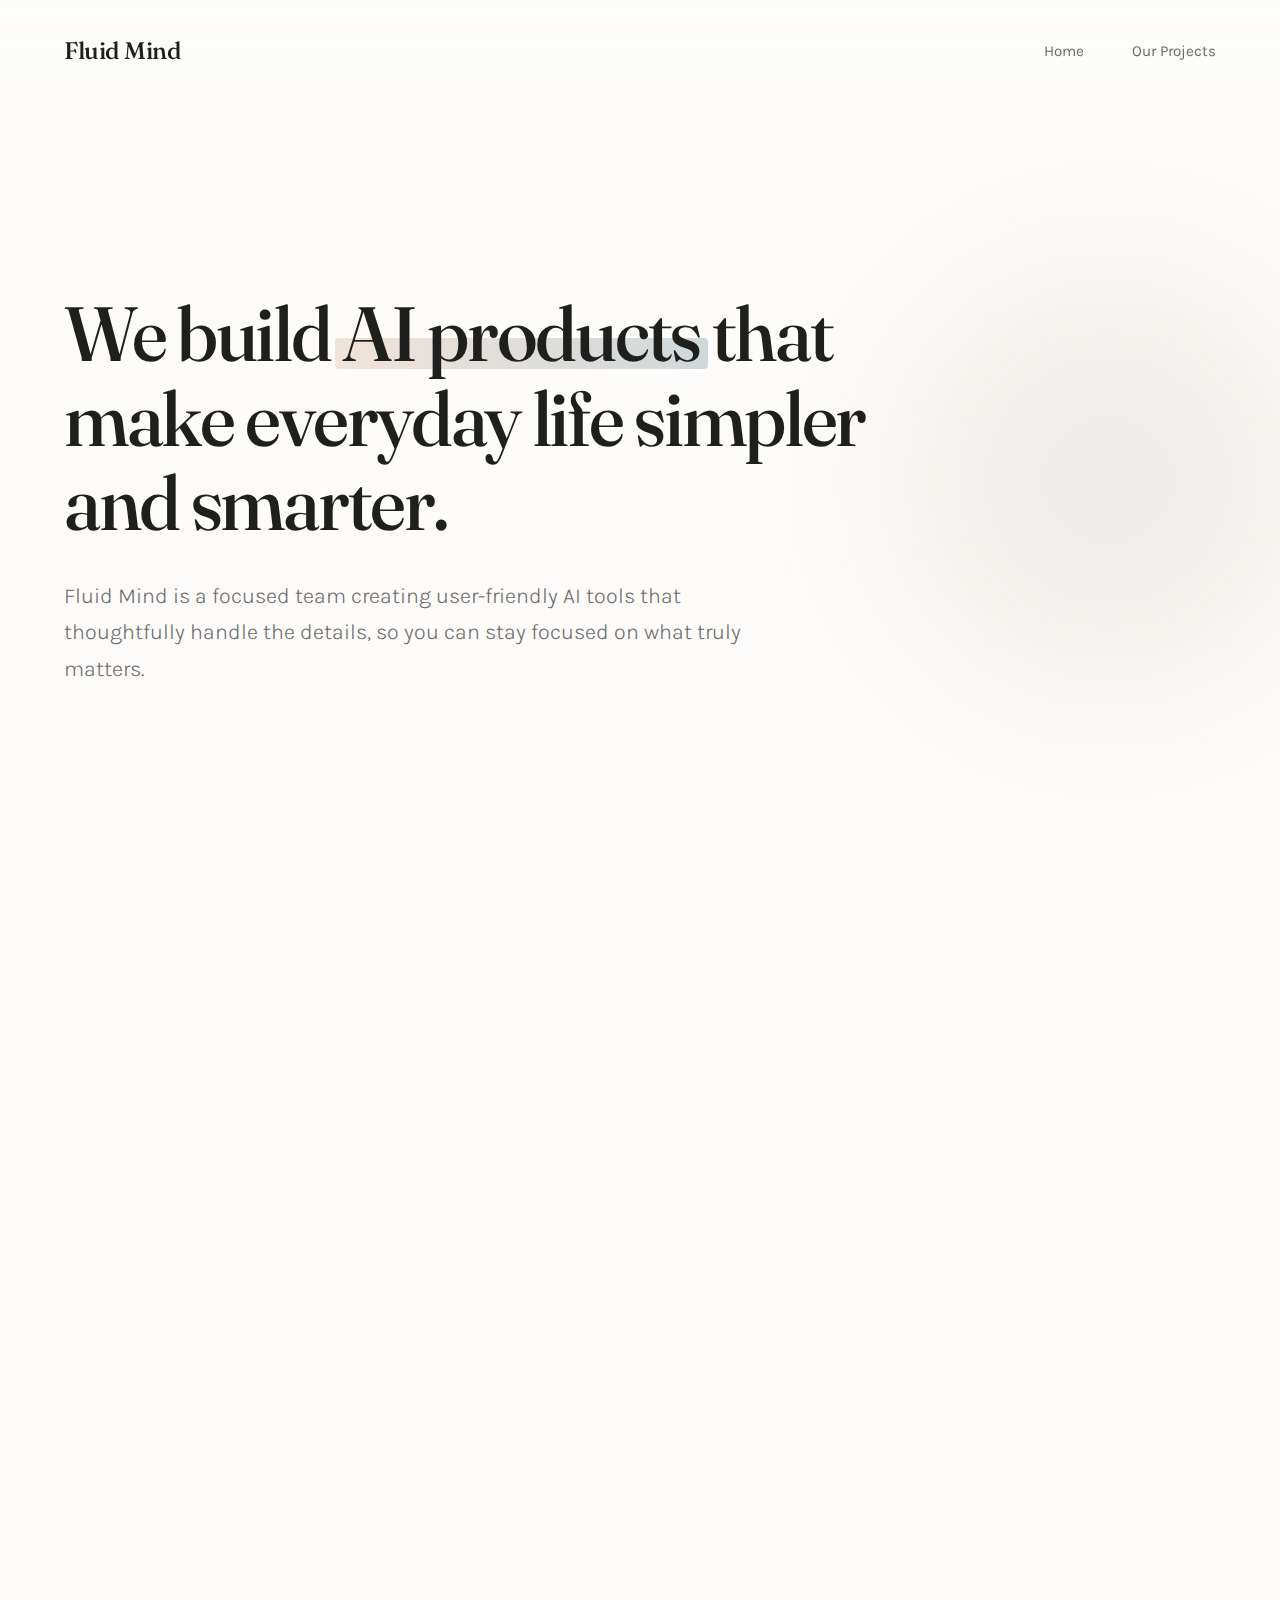
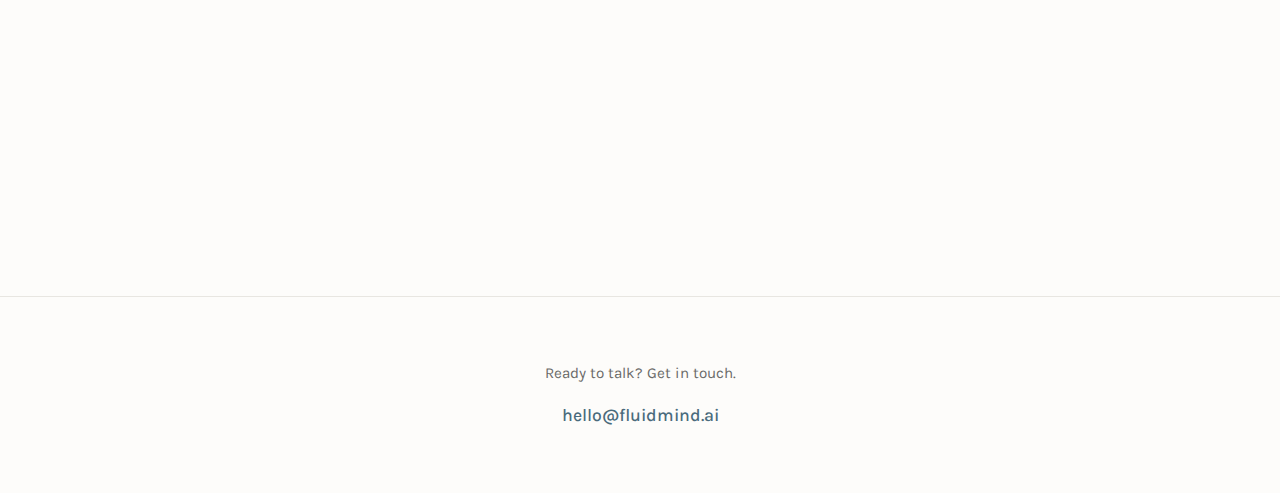
<file: draft-1.html>
<!DOCTYPE html>
<html lang="en">
<head>
    <meta charset="UTF-8">
    <meta name="viewport" content="width=device-width, initial-scale=1.0">
    <title>Fluid Mind — AI-Driven Product Studio</title>
    <link rel="preconnect" href="https://fonts.googleapis.com">
    <link rel="preconnect" href="https://fonts.gstatic.com" crossorigin>
    <link href="https://fonts.googleapis.com/css2?family=Fraunces:ital,opsz,wght@0,9..144,300;0,9..144,500;0,9..144,700;1,9..144,300&family=Karla:wght@300;400;500;600&display=swap" rel="stylesheet">

    <style>
        :root {
            --bg-primary: #FDFCFA;
            --bg-secondary: #F7F5F0;
            --color-primary: #4A6B7C;
            --color-accent: #C8997A;
            --color-text: #1F1F1E;
            --color-text-light: #6A6A68;
            --color-border: #E8E6E1;
            --font-display: 'Fraunces', serif;
            --font-body: 'Karla', sans-serif;
            --ease-fluid: cubic-bezier(0.4, 0.0, 0.2, 1);
            --ease-bounce: cubic-bezier(0.68, -0.55, 0.265, 1.55);
        }

        * {
            margin: 0;
            padding: 0;
            box-sizing: border-box;
        }

        html {
            scroll-behavior: smooth;
        }

        body {
            font-family: var(--font-body);
            background: var(--bg-primary);
            color: var(--color-text);
            line-height: 1.6;
            overflow-x: hidden;
        }

        /* Navigation */
        nav {
            position: fixed;
            top: 0;
            left: 0;
            right: 0;
            z-index: 1000;
            padding: 2rem 4rem;
            display: flex;
            justify-content: space-between;
            align-items: center;
            background: linear-gradient(to bottom, var(--bg-primary), transparent);
            animation: navFadeIn 1s var(--ease-fluid) backwards;
        }

        @keyframes navFadeIn {
            from {
                opacity: 0;
                transform: translateY(-20px);
            }
        }

        .logo {
            font-family: var(--font-display);
            font-size: 1.5rem;
            font-weight: 500;
            color: var(--color-text);
            text-decoration: none;
            letter-spacing: -0.02em;
        }

        .nav-links {
            display: flex;
            gap: 3rem;
            list-style: none;
        }

        .nav-links a {
            color: var(--color-text-light);
            text-decoration: none;
            font-weight: 400;
            font-size: 0.95rem;
            position: relative;
            transition: color 0.3s var(--ease-fluid);
        }

        .nav-links a::after {
            content: '';
            position: absolute;
            bottom: -4px;
            left: 0;
            width: 0;
            height: 2px;
            background: var(--color-primary);
            transition: width 0.3s var(--ease-fluid);
        }

        .nav-links a:hover {
            color: var(--color-primary);
        }

        .nav-links a:hover::after {
            width: 100%;
        }

        /* Page Sections */
        section {
            min-height: 100vh;
            padding: 8rem 4rem 4rem;
            max-width: 1400px;
            margin: 0 auto;
        }

        /* Home Hero */
        .home-hero {
            display: flex;
            flex-direction: column;
            justify-content: center;
            position: relative;
            padding-top: 12rem;
        }

        .hero-content {
            max-width: 900px;
            animation: heroSlideIn 1.2s var(--ease-fluid) 0.3s backwards;
        }

        @keyframes heroSlideIn {
            from {
                opacity: 0;
                transform: translateY(40px);
            }
        }

        .hero-title {
            font-family: var(--font-display);
            font-size: clamp(2.5rem, 6vw, 5rem);
            font-weight: 500;
            line-height: 1.1;
            letter-spacing: -0.03em;
            margin-bottom: 2rem;
            color: var(--color-text);
        }

        .hero-accent {
            position: relative;
            display: inline-block;
        }

        .hero-accent::after {
            content: '';
            position: absolute;
            bottom: 0.1em;
            left: -0.1em;
            right: -0.1em;
            height: 0.4em;
            background: linear-gradient(to right, var(--color-accent), var(--color-primary));
            opacity: 0.25;
            z-index: -1;
            border-radius: 4px;
        }

        .hero-subtitle {
            font-size: clamp(1.1rem, 2vw, 1.35rem);
            color: var(--color-text-light);
            line-height: 1.7;
            max-width: 700px;
            font-weight: 300;
            margin-bottom: 3rem;
        }

        /* Floating gradient blob */
        .gradient-blob {
            position: absolute;
            top: 20%;
            right: -10%;
            width: 600px;
            height: 600px;
            background: radial-gradient(circle,
                rgba(74, 107, 124, 0.15) 0%,
                rgba(200, 153, 122, 0.1) 40%,
                transparent 70%);
            border-radius: 50%;
            filter: blur(80px);
            animation: blobFloat 20s ease-in-out infinite;
            z-index: -1;
        }

        @keyframes blobFloat {
            0%, 100% {
                transform: translate(0, 0) scale(1);
            }
            33% {
                transform: translate(50px, -80px) scale(1.1);
            }
            66% {
                transform: translate(-30px, 60px) scale(0.9);
            }
        }

        /* Who We Are Section */
        .who-we-are {
            display: grid;
            grid-template-columns: 1fr 1fr;
            gap: 6rem;
            align-items: center;
            padding-top: 4rem;
            opacity: 0;
            transform: translateY(30px);
            transition: opacity 1s var(--ease-fluid), transform 1s var(--ease-fluid);
        }

        .who-we-are.visible {
            opacity: 1;
            transform: translateY(0);
        }

        .section-label {
            font-size: 0.85rem;
            text-transform: uppercase;
            letter-spacing: 0.15em;
            color: var(--color-primary);
            margin-bottom: 1.5rem;
            font-weight: 600;
        }

        .who-title {
            font-family: var(--font-display);
            font-size: clamp(2rem, 4vw, 3rem);
            line-height: 1.2;
            margin-bottom: 2rem;
            font-weight: 500;
            letter-spacing: -0.02em;
        }

        .who-text {
            font-size: 1.05rem;
            color: var(--color-text-light);
            line-height: 1.8;
            margin-bottom: 1.5rem;
        }

        .belief-box {
            background: var(--bg-secondary);
            padding: 2.5rem;
            border-radius: 12px;
            border-left: 4px solid var(--color-accent);
            margin-top: 2rem;
        }

        .belief-box p {
            font-size: 1.1rem;
            color: var(--color-text);
            line-height: 1.7;
            font-style: italic;
            font-weight: 300;
        }

        .visual-element {
            position: relative;
            height: 500px;
            border-radius: 16px;
            background: linear-gradient(135deg,
                var(--bg-secondary) 0%,
                rgba(74, 107, 124, 0.08) 100%);
            display: flex;
            align-items: center;
            justify-content: center;
            overflow: hidden;
        }

        .floating-cards {
            position: relative;
            width: 100%;
            height: 100%;
        }

        .mini-card {
            position: absolute;
            background: white;
            border-radius: 8px;
            padding: 1.5rem;
            box-shadow: 0 10px 40px rgba(0, 0, 0, 0.08);
            animation: cardFloat 4s ease-in-out infinite;
        }

        .mini-card:nth-child(1) {
            top: 15%;
            left: 15%;
            width: 140px;
            height: 100px;
            animation-delay: 0s;
        }

        .mini-card:nth-child(2) {
            top: 45%;
            right: 20%;
            width: 160px;
            height: 90px;
            animation-delay: 1s;
        }

        .mini-card:nth-child(3) {
            bottom: 20%;
            left: 25%;
            width: 130px;
            height: 95px;
            animation-delay: 2s;
        }

        @keyframes cardFloat {
            0%, 100% {
                transform: translateY(0) rotate(-2deg);
            }
            50% {
                transform: translateY(-20px) rotate(2deg);
            }
        }

        .card-shimmer {
            width: 60%;
            height: 12px;
            background: var(--bg-secondary);
            border-radius: 4px;
            margin-bottom: 8px;
        }

        .card-shimmer:last-child {
            width: 40%;
        }

        /* Projects Section */
        #projects {
            padding-top: 12rem;
        }

        .projects-header {
            text-align: center;
            margin-bottom: 5rem;
            opacity: 0;
            transform: translateY(30px);
            transition: opacity 1s var(--ease-fluid), transform 1s var(--ease-fluid);
        }

        .projects-header.visible {
            opacity: 1;
            transform: translateY(0);
        }

        .projects-title {
            font-family: var(--font-display);
            font-size: clamp(2.5rem, 5vw, 4rem);
            font-weight: 500;
            margin-bottom: 1.5rem;
            letter-spacing: -0.02em;
        }

        .projects-subtitle {
            font-size: 1.15rem;
            color: var(--color-text-light);
            max-width: 600px;
            margin: 0 auto;
            font-weight: 300;
        }

        .projects-grid {
            display: grid;
            grid-template-columns: repeat(auto-fit, minmax(400px, 1fr));
            gap: 2.5rem;
            margin-top: 4rem;
        }

        .project-card {
            background: white;
            border-radius: 16px;
            padding: 3rem;
            border: 1px solid var(--color-border);
            cursor: pointer;
            position: relative;
            overflow: hidden;
            transition: all 0.4s var(--ease-fluid);
            opacity: 0;
            transform: translateY(40px);
        }

        .project-card.visible {
            opacity: 1;
            transform: translateY(0);
        }

        .project-card::before {
            content: '';
            position: absolute;
            top: 0;
            left: 0;
            width: 100%;
            height: 4px;
            background: linear-gradient(to right, var(--color-primary), var(--color-accent));
            transform: scaleX(0);
            transform-origin: left;
            transition: transform 0.4s var(--ease-fluid);
        }

        .project-card:hover {
            transform: translateY(-8px);
            box-shadow: 0 20px 60px rgba(0, 0, 0, 0.12);
        }

        .project-card:hover::before {
            transform: scaleX(1);
        }

        .project-status {
            display: inline-block;
            font-size: 0.75rem;
            text-transform: uppercase;
            letter-spacing: 0.1em;
            color: var(--color-primary);
            background: rgba(74, 107, 124, 0.1);
            padding: 0.4rem 0.8rem;
            border-radius: 20px;
            margin-bottom: 1.5rem;
            font-weight: 600;
        }

        .project-status.coming-soon {
            color: var(--color-accent);
            background: rgba(200, 153, 122, 0.15);
        }

        .project-name {
            font-family: var(--font-display);
            font-size: 2rem;
            font-weight: 500;
            margin-bottom: 1rem;
            letter-spacing: -0.01em;
        }

        .project-description {
            font-size: 1.05rem;
            color: var(--color-text-light);
            line-height: 1.7;
            margin-bottom: 2rem;
        }

        .project-arrow {
            display: inline-flex;
            align-items: center;
            color: var(--color-primary);
            font-weight: 500;
            font-size: 0.95rem;
            transition: transform 0.3s var(--ease-fluid);
        }

        .project-arrow::after {
            content: '→';
            margin-left: 0.5rem;
            font-size: 1.2rem;
            transition: transform 0.3s var(--ease-fluid);
        }

        .project-card:hover .project-arrow::after {
            transform: translateX(4px);
        }

        /* Footer */
        footer {
            padding: 4rem;
            text-align: center;
            border-top: 1px solid var(--color-border);
            margin-top: 6rem;
        }

        .footer-content {
            max-width: 600px;
            margin: 0 auto;
        }

        .footer-text {
            color: var(--color-text-light);
            margin-bottom: 1rem;
            font-size: 0.95rem;
        }

        .footer-email {
            color: var(--color-primary);
            text-decoration: none;
            font-weight: 500;
            font-size: 1.1rem;
            transition: color 0.3s var(--ease-fluid);
        }

        .footer-email:hover {
            color: var(--color-accent);
        }

        /* Responsive */
        @media (max-width: 968px) {
            nav {
                padding: 1.5rem 2rem;
            }

            section {
                padding: 6rem 2rem 3rem;
            }

            .home-hero {
                padding-top: 8rem;
            }

            .who-we-are {
                grid-template-columns: 1fr;
                gap: 3rem;
            }

            .visual-element {
                height: 350px;
            }

            .projects-grid {
                grid-template-columns: 1fr;
                gap: 2rem;
            }

            .nav-links {
                gap: 1.5rem;
            }
        }

        @media (max-width: 640px) {
            nav {
                padding: 1.5rem;
            }

            section {
                padding: 5rem 1.5rem 2rem;
            }

            .hero-title {
                font-size: 2.5rem;
            }

            .projects-grid {
                grid-template-columns: 1fr;
            }

            .project-card {
                padding: 2rem;
            }
        }

        /* Page visibility control */
        .page {
            display: none;
        }

        .page.active {
            display: block;
        }
    </style>
</head>
<body>
    <nav>
        <a href="#home" class="logo">Fluid Mind</a>
        <ul class="nav-links">
            <li><a href="#home" class="nav-link" data-page="home">Home</a></li>
            <li><a href="#projects" class="nav-link" data-page="projects">Our Projects</a></li>
        </ul>
    </nav>

    <!-- HOME PAGE -->
    <div id="home" class="page active">
        <section class="home-hero">
            <div class="gradient-blob"></div>
            <div class="hero-content">
                <h1 class="hero-title">
                    We build <span class="hero-accent">AI products</span> that make everyday life simpler and smarter.
                </h1>
                <p class="hero-subtitle">
                    Fluid Mind is a focused team creating user-friendly AI tools that thoughtfully handle the details, so you can stay focused on what truly matters.
                </p>
            </div>
        </section>

        <section class="who-we-are" id="who-section">
            <div>
                <div class="section-label">Who We Are</div>
                <h2 class="who-title">Small team. Big impact.</h2>
                <p class="who-text">
                    We're a small, focused product studio that creates AI-driven tools for everyday life and work. Our products help people learn, communicate, make decisions, and enjoy their passions without getting lost in the noise.
                </p>
                <div class="belief-box">
                    <p>
                        AI becomes truly valuable when it thoughtfully handles details in the background, so users can stay focused on what matters most.
                    </p>
                </div>
            </div>

            <div class="visual-element">
                <div class="floating-cards">
                    <div class="mini-card">
                        <div class="card-shimmer"></div>
                        <div class="card-shimmer"></div>
                    </div>
                    <div class="mini-card">
                        <div class="card-shimmer"></div>
                        <div class="card-shimmer"></div>
                    </div>
                    <div class="mini-card">
                        <div class="card-shimmer"></div>
                        <div class="card-shimmer"></div>
                    </div>
                </div>
            </div>
        </section>
    </div>

    <!-- PROJECTS PAGE -->
    <div id="projects" class="page">
        <section>
            <div class="projects-header" id="projects-header">
                <h1 class="projects-title">Our Projects</h1>
                <p class="projects-subtitle">
                    Smart tools designed to help you work better, learn faster, and enjoy more.
                </p>
            </div>

            <div class="projects-grid">
                <div class="project-card" data-project="lawyernet">
                    <span class="project-status">Live</span>
                    <h3 class="project-name">LawyerNet</h3>
                    <p class="project-description">
                        Smarter legal recruiting through natural-language search and structured insights.
                    </p>
                    <span class="project-arrow">Learn more</span>
                </div>

                <div class="project-card" data-project="notonote">
                    <span class="project-status">Live</span>
                    <h3 class="project-name">NotoNote</h3>
                    <p class="project-description">
                        A note-taking sidekick that understands your meetings and helps you follow through.
                    </p>
                    <span class="project-arrow">Learn more</span>
                </div>

                <div class="project-card" data-project="winepro">
                    <span class="project-status">Live</span>
                    <h3 class="project-name">WinePro</h3>
                    <p class="project-description">
                        Your pocket sommelier: wine discovery, learning, and pairing made effortless.
                    </p>
                    <span class="project-arrow">Learn more</span>
                </div>

                <div class="project-card" data-project="whiskypro">
                    <span class="project-status coming-soon">Coming Soon</span>
                    <h3 class="project-name">WhiskyPro</h3>
                    <p class="project-description">
                        A new way to explore, learn, and enjoy whisky.
                    </p>
                    <span class="project-arrow">Coming soon</span>
                </div>
            </div>
        </section>
    </div>

    <footer>
        <div class="footer-content">
            <p class="footer-text">Ready to talk? Get in touch.</p>
            <a href="mailto:hello@fluidmind.ai" class="footer-email">hello@fluidmind.ai</a>
        </div>
    </footer>

    <script>
        // Smooth page navigation
        const navLinks = document.querySelectorAll('.nav-link');
        const pages = document.querySelectorAll('.page');

        navLinks.forEach(link => {
            link.addEventListener('click', (e) => {
                e.preventDefault();
                const targetPage = link.getAttribute('data-page');

                // Hide all pages
                pages.forEach(page => page.classList.remove('active'));

                // Show target page
                document.getElementById(targetPage).classList.add('active');

                // Scroll to top
                window.scrollTo({ top: 0, behavior: 'smooth' });

                // Trigger animations
                if (targetPage === 'projects') {
                    setTimeout(() => {
                        const header = document.getElementById('projects-header');
                        const cards = document.querySelectorAll('.project-card');

                        header.classList.add('visible');

                        cards.forEach((card, index) => {
                            setTimeout(() => {
                                card.classList.add('visible');
                            }, 150 * index);
                        });
                    }, 100);
                }
            });
        });

        // Intersection Observer for scroll animations
        const observerOptions = {
            threshold: 0.2,
            rootMargin: '0px 0px -100px 0px'
        };

        const observer = new IntersectionObserver((entries) => {
            entries.forEach(entry => {
                if (entry.isIntersecting) {
                    entry.target.classList.add('visible');
                }
            });
        }, observerOptions);

        // Observe who-we-are section
        const whoSection = document.getElementById('who-section');
        if (whoSection) {
            observer.observe(whoSection);
        }

        // Project card click handlers (placeholder)
        const projectCards = document.querySelectorAll('.project-card');
        projectCards.forEach(card => {
            card.addEventListener('click', () => {
                const project = card.getAttribute('data-project');
                console.log(`Clicked on ${project}`);
                // TODO: Add modal or navigation to project detail page
                alert(`${project} details coming soon!`);
            });
        });

        // Initial load animations for projects page if directly accessed
        if (window.location.hash === '#projects') {
            pages.forEach(page => page.classList.remove('active'));
            document.getElementById('projects').classList.add('active');

            setTimeout(() => {
                const header = document.getElementById('projects-header');
                const cards = document.querySelectorAll('.project-card');

                header.classList.add('visible');

                cards.forEach((card, index) => {
                    setTimeout(() => {
                        card.classList.add('visible');
                    }, 150 * index);
                });
            }, 100);
        }
    </script>
</body>
</html>
</file>
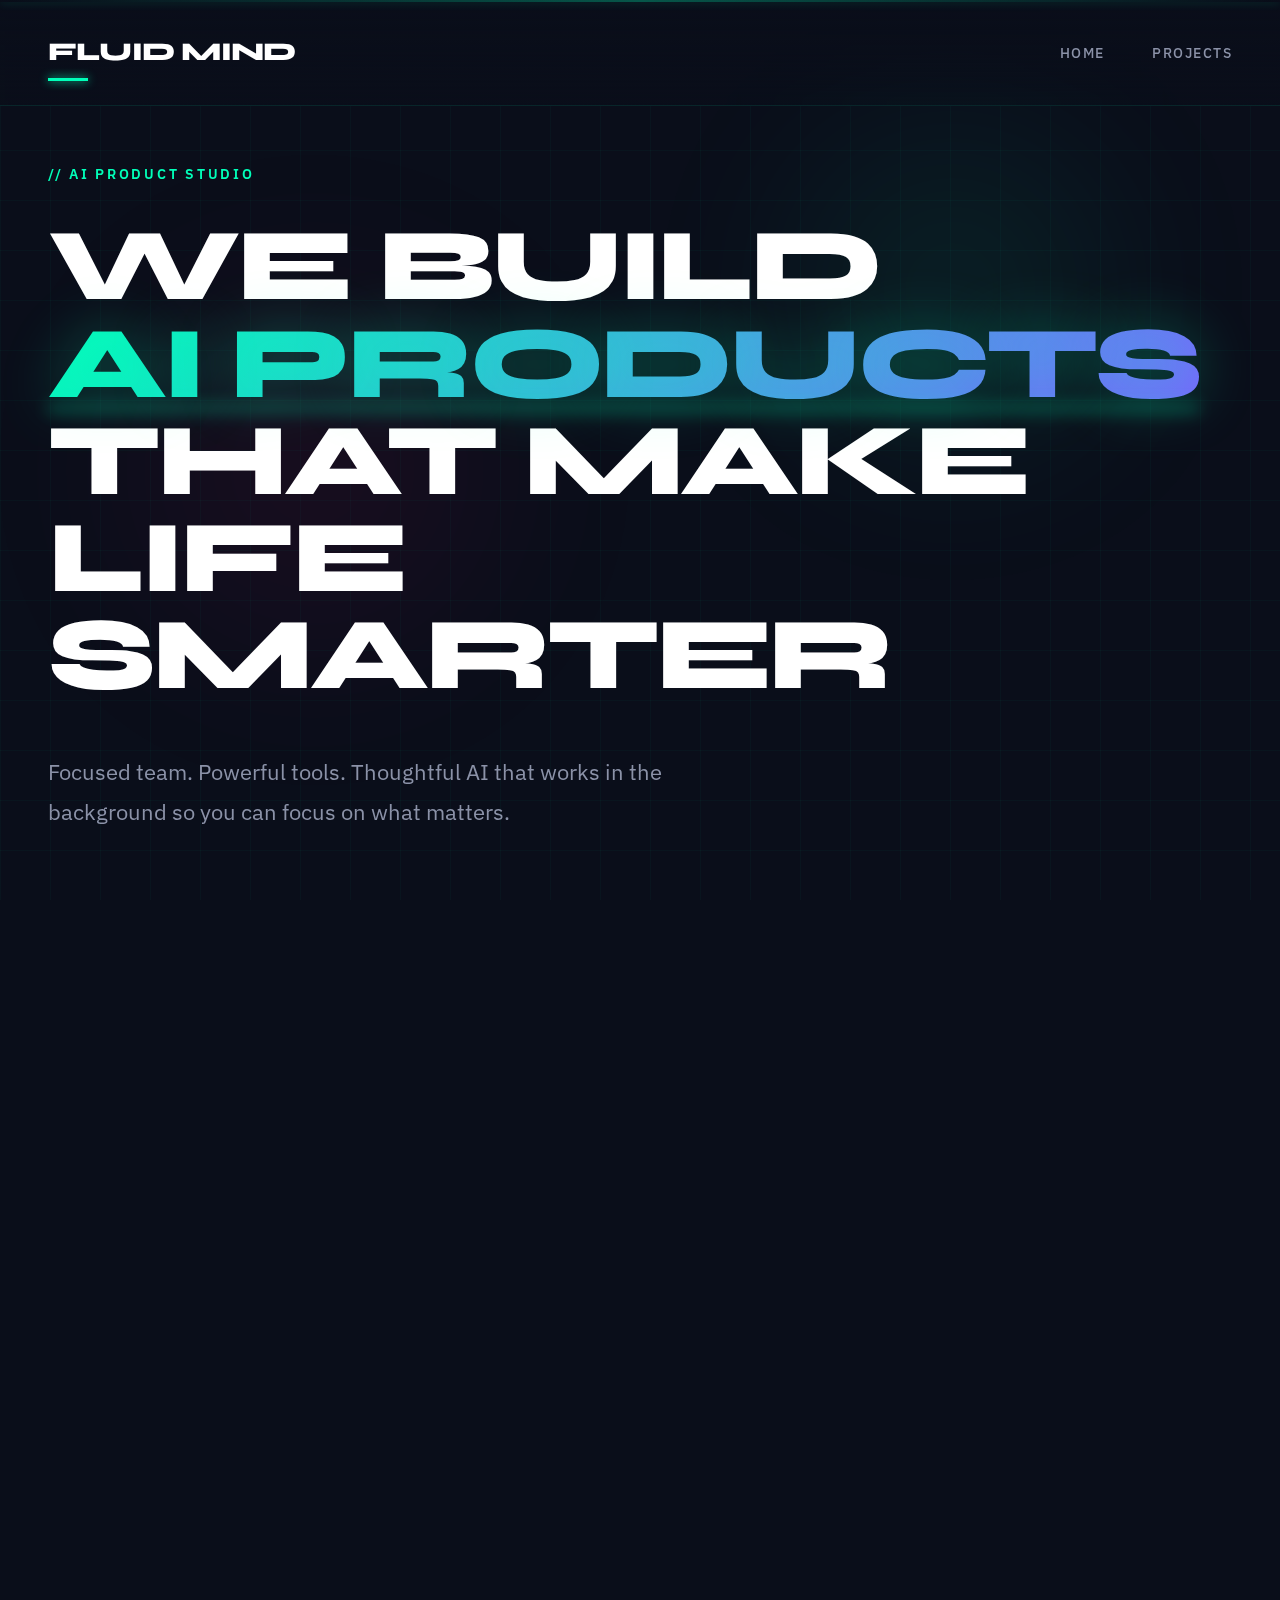
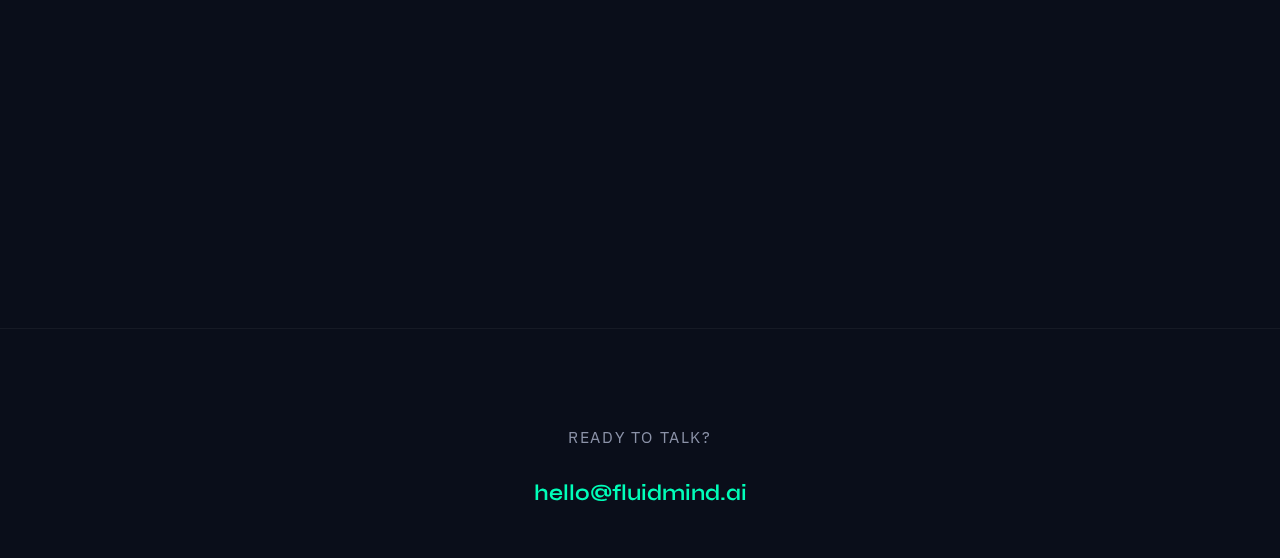
<file: draft-2.html>
<!DOCTYPE html>
<html lang="en">
<head>
    <meta charset="UTF-8">
    <meta name="viewport" content="width=device-width, initial-scale=1.0">
    <title>Fluid Mind — AI-Driven Product Studio</title>
    <link rel="preconnect" href="https://fonts.googleapis.com">
    <link rel="preconnect" href="https://fonts.gstatic.com" crossorigin>
    <link href="https://fonts.googleapis.com/css2?family=Syne:wght@400;600;700;800&family=IBM+Plex+Sans:wght@300;400;500;600&display=swap" rel="stylesheet">

    <style>
        :root {
            --bg-primary: #0A0E1A;
            --bg-secondary: #151922;
            --bg-card: #1A1F2E;
            --color-primary: #00FFB9;
            --color-accent: #FF0080;
            --color-secondary: #7B61FF;
            --color-text: #FFFFFF;
            --color-text-dim: #8B92A8;
            --font-display: 'Syne', sans-serif;
            --font-body: 'IBM Plex Sans', sans-serif;
        }

        * {
            margin: 0;
            padding: 0;
            box-sizing: border-box;
        }

        html {
            scroll-behavior: smooth;
        }

        body {
            font-family: var(--font-body);
            background: var(--bg-primary);
            color: var(--color-text);
            line-height: 1.6;
            overflow-x: hidden;
            position: relative;
        }

        /* Animated grid background */
        body::before {
            content: '';
            position: fixed;
            top: 0;
            left: 0;
            width: 100%;
            height: 100%;
            background-image:
                linear-gradient(rgba(0, 255, 185, 0.03) 1px, transparent 1px),
                linear-gradient(90deg, rgba(0, 255, 185, 0.03) 1px, transparent 1px);
            background-size: 50px 50px;
            z-index: 0;
            pointer-events: none;
            animation: gridPulse 4s ease-in-out infinite;
        }

        @keyframes gridPulse {
            0%, 100% { opacity: 1; }
            50% { opacity: 0.5; }
        }

        /* Navigation */
        nav {
            position: fixed;
            top: 0;
            left: 0;
            right: 0;
            z-index: 1000;
            padding: 1.5rem 3rem;
            display: flex;
            justify-content: space-between;
            align-items: center;
            background: linear-gradient(to bottom,
                rgba(10, 14, 26, 0.95),
                rgba(10, 14, 26, 0.7),
                transparent);
            backdrop-filter: blur(10px);
            border-bottom: 1px solid rgba(0, 255, 185, 0.1);
        }

        .logo {
            font-family: var(--font-display);
            font-size: 1.6rem;
            font-weight: 800;
            color: var(--color-text);
            text-decoration: none;
            letter-spacing: -0.03em;
            text-transform: uppercase;
            position: relative;
            padding: 0.5rem 0;
        }

        .logo::after {
            content: '';
            position: absolute;
            bottom: 0;
            left: 0;
            width: 40px;
            height: 3px;
            background: var(--color-primary);
            box-shadow: 0 0 10px var(--color-primary);
        }

        .nav-links {
            display: flex;
            gap: 3rem;
            list-style: none;
        }

        .nav-links a {
            color: var(--color-text-dim);
            text-decoration: none;
            font-weight: 500;
            font-size: 0.9rem;
            text-transform: uppercase;
            letter-spacing: 0.1em;
            position: relative;
            transition: all 0.2s ease;
        }

        .nav-links a::before {
            content: '/';
            position: absolute;
            left: -1rem;
            color: var(--color-primary);
            opacity: 0;
            transition: opacity 0.2s ease;
        }

        .nav-links a:hover {
            color: var(--color-primary);
            text-shadow: 0 0 20px rgba(0, 255, 185, 0.5);
        }

        .nav-links a:hover::before {
            opacity: 1;
        }

        /* Page Sections */
        section {
            min-height: 100vh;
            padding: 8rem 3rem 4rem;
            max-width: 1600px;
            margin: 0 auto;
            position: relative;
            z-index: 1;
        }

        /* Home Hero */
        .home-hero {
            display: flex;
            flex-direction: column;
            justify-content: center;
            padding-top: 10rem;
            position: relative;
        }

        .hero-label {
            font-size: 0.85rem;
            text-transform: uppercase;
            letter-spacing: 0.2em;
            color: var(--color-primary);
            margin-bottom: 2rem;
            font-weight: 600;
            display: inline-block;
            animation: slideInLeft 0.8s cubic-bezier(0.16, 1, 0.3, 1) backwards;
        }

        @keyframes slideInLeft {
            from {
                opacity: 0;
                transform: translateX(-30px);
            }
        }

        .hero-title {
            font-family: var(--font-display);
            font-size: clamp(3rem, 8vw, 7rem);
            font-weight: 800;
            line-height: 0.95;
            letter-spacing: -0.04em;
            margin-bottom: 3rem;
            text-transform: uppercase;
            max-width: 1200px;
            animation: slideInUp 1s cubic-bezier(0.16, 1, 0.3, 1) 0.2s backwards;
        }

        @keyframes slideInUp {
            from {
                opacity: 0;
                transform: translateY(50px);
            }
        }

        .hero-accent {
            background: linear-gradient(135deg, var(--color-primary), var(--color-secondary));
            -webkit-background-clip: text;
            -webkit-text-fill-color: transparent;
            background-clip: text;
            position: relative;
            display: inline-block;
            text-shadow: 0 0 60px rgba(0, 255, 185, 0.3);
        }

        .hero-accent::after {
            content: '';
            position: absolute;
            bottom: 0;
            left: 0;
            right: 0;
            height: 8px;
            background: var(--color-primary);
            opacity: 0.3;
            filter: blur(8px);
        }

        .hero-subtitle {
            font-size: clamp(1.1rem, 2vw, 1.4rem);
            color: var(--color-text-dim);
            line-height: 1.8;
            max-width: 700px;
            font-weight: 400;
            animation: fadeIn 1s ease 0.6s backwards;
        }

        @keyframes fadeIn {
            from {
                opacity: 0;
            }
        }

        /* Glowing orbs */
        .glow-orb {
            position: absolute;
            border-radius: 50%;
            filter: blur(100px);
            pointer-events: none;
            z-index: -1;
            animation: orbFloat 8s ease-in-out infinite;
        }

        .glow-orb-1 {
            top: 10%;
            right: 10%;
            width: 400px;
            height: 400px;
            background: radial-gradient(circle, var(--color-primary) 0%, transparent 70%);
            opacity: 0.15;
            animation-delay: 0s;
        }

        .glow-orb-2 {
            bottom: 20%;
            left: 5%;
            width: 500px;
            height: 500px;
            background: radial-gradient(circle, var(--color-accent) 0%, transparent 70%);
            opacity: 0.1;
            animation-delay: 2s;
        }

        @keyframes orbFloat {
            0%, 100% {
                transform: translate(0, 0) scale(1);
            }
            33% {
                transform: translate(30px, -50px) scale(1.1);
            }
            66% {
                transform: translate(-30px, 30px) scale(0.9);
            }
        }

        /* Who We Are Section */
        .who-we-are {
            display: grid;
            grid-template-columns: 1fr 1fr;
            gap: 6rem;
            align-items: center;
            padding-top: 6rem;
            opacity: 0;
            transform: translateY(50px);
            transition: opacity 1s ease, transform 1s ease;
        }

        .who-we-are.visible {
            opacity: 1;
            transform: translateY(0);
        }

        .who-content {
            position: relative;
        }

        .section-number {
            font-family: var(--font-display);
            font-size: 8rem;
            font-weight: 800;
            color: var(--color-primary);
            opacity: 0.1;
            position: absolute;
            top: -4rem;
            left: -2rem;
            line-height: 1;
            z-index: -1;
        }

        .section-label {
            font-size: 0.8rem;
            text-transform: uppercase;
            letter-spacing: 0.2em;
            color: var(--color-primary);
            margin-bottom: 2rem;
            font-weight: 600;
        }

        .who-title {
            font-family: var(--font-display);
            font-size: clamp(2.5rem, 4vw, 4rem);
            line-height: 1.1;
            margin-bottom: 2rem;
            font-weight: 700;
            letter-spacing: -0.03em;
        }

        .who-text {
            font-size: 1.05rem;
            color: var(--color-text-dim);
            line-height: 1.8;
            margin-bottom: 2rem;
        }

        .belief-box {
            background: var(--bg-card);
            padding: 2.5rem;
            border-left: 4px solid var(--color-primary);
            margin-top: 2rem;
            position: relative;
            overflow: hidden;
        }

        .belief-box::before {
            content: '"';
            font-family: var(--font-display);
            font-size: 10rem;
            position: absolute;
            top: -2rem;
            right: 1rem;
            color: var(--color-primary);
            opacity: 0.05;
            font-weight: 800;
        }

        .belief-box p {
            font-size: 1.15rem;
            color: var(--color-text);
            line-height: 1.7;
            font-weight: 300;
            position: relative;
        }

        /* Visual element - geometric cards */
        .visual-element {
            position: relative;
            height: 600px;
        }

        .floating-shape {
            position: absolute;
            background: var(--bg-card);
            border: 2px solid rgba(0, 255, 185, 0.2);
            box-shadow: 0 20px 60px rgba(0, 0, 0, 0.5),
                        inset 0 0 30px rgba(0, 255, 185, 0.05);
            animation: shapeFloat 6s ease-in-out infinite;
        }

        .floating-shape:nth-child(1) {
            top: 10%;
            left: 10%;
            width: 200px;
            height: 200px;
            transform: rotate(-15deg);
            animation-delay: 0s;
        }

        .floating-shape:nth-child(2) {
            top: 40%;
            right: 15%;
            width: 180px;
            height: 180px;
            transform: rotate(25deg);
            animation-delay: 1.5s;
            border-color: rgba(255, 0, 128, 0.2);
            box-shadow: 0 20px 60px rgba(0, 0, 0, 0.5),
                        inset 0 0 30px rgba(255, 0, 128, 0.05);
        }

        .floating-shape:nth-child(3) {
            bottom: 15%;
            left: 20%;
            width: 160px;
            height: 160px;
            transform: rotate(10deg);
            animation-delay: 3s;
            border-color: rgba(123, 97, 255, 0.2);
            box-shadow: 0 20px 60px rgba(0, 0, 0, 0.5),
                        inset 0 0 30px rgba(123, 97, 255, 0.05);
        }

        @keyframes shapeFloat {
            0%, 100% {
                transform: translateY(0) rotate(-15deg);
            }
            50% {
                transform: translateY(-30px) rotate(15deg);
            }
        }

        .shape-line {
            position: absolute;
            width: 2px;
            height: 80px;
            background: linear-gradient(to bottom, var(--color-primary), transparent);
        }

        /* Projects Section */
        #projects {
            padding-top: 12rem;
        }

        .projects-header {
            margin-bottom: 6rem;
            opacity: 0;
            transform: translateY(50px);
            transition: opacity 1s ease, transform 1s ease;
        }

        .projects-header.visible {
            opacity: 1;
            transform: translateY(0);
        }

        .projects-label {
            font-size: 0.8rem;
            text-transform: uppercase;
            letter-spacing: 0.2em;
            color: var(--color-primary);
            margin-bottom: 2rem;
            font-weight: 600;
        }

        .projects-title {
            font-family: var(--font-display);
            font-size: clamp(3rem, 6vw, 6rem);
            font-weight: 800;
            margin-bottom: 1.5rem;
            letter-spacing: -0.03em;
            text-transform: uppercase;
            line-height: 0.95;
        }

        .projects-subtitle {
            font-size: 1.2rem;
            color: var(--color-text-dim);
            max-width: 700px;
        }

        .projects-grid {
            display: grid;
            grid-template-columns: repeat(2, 1fr);
            gap: 2rem;
            margin-top: 4rem;
        }

        .project-card {
            background: var(--bg-card);
            border: 2px solid rgba(255, 255, 255, 0.05);
            padding: 3rem;
            position: relative;
            overflow: hidden;
            cursor: pointer;
            transition: all 0.3s ease;
            opacity: 0;
            transform: translateY(50px) rotate(0deg);
        }

        .project-card.visible {
            opacity: 1;
            transform: translateY(0) rotate(0deg);
        }

        .project-card::before {
            content: '';
            position: absolute;
            top: 0;
            left: 0;
            width: 100%;
            height: 100%;
            background: linear-gradient(135deg,
                rgba(0, 255, 185, 0.05) 0%,
                transparent 50%);
            opacity: 0;
            transition: opacity 0.3s ease;
        }

        .project-card:hover {
            border-color: var(--color-primary);
            transform: translateY(-8px) rotate(-1deg);
            box-shadow: 0 30px 80px rgba(0, 0, 0, 0.6),
                        0 0 40px rgba(0, 255, 185, 0.1);
        }

        .project-card:hover::before {
            opacity: 1;
        }

        .project-card:nth-child(2):hover,
        .project-card:nth-child(4):hover {
            transform: translateY(-8px) rotate(1deg);
        }

        .project-number {
            font-family: var(--font-display);
            font-size: 4rem;
            font-weight: 800;
            color: var(--color-primary);
            opacity: 0.1;
            position: absolute;
            top: 1rem;
            right: 2rem;
            line-height: 1;
        }

        .project-status {
            display: inline-block;
            font-size: 0.7rem;
            text-transform: uppercase;
            letter-spacing: 0.15em;
            color: var(--color-primary);
            border: 1px solid var(--color-primary);
            padding: 0.5rem 1rem;
            margin-bottom: 2rem;
            font-weight: 600;
            position: relative;
            z-index: 1;
        }

        .project-status.coming-soon {
            color: var(--color-accent);
            border-color: var(--color-accent);
        }

        .project-name {
            font-family: var(--font-display);
            font-size: 2.5rem;
            font-weight: 700;
            margin-bottom: 1rem;
            letter-spacing: -0.02em;
            position: relative;
            z-index: 1;
        }

        .project-description {
            font-size: 1rem;
            color: var(--color-text-dim);
            line-height: 1.7;
            margin-bottom: 2rem;
            position: relative;
            z-index: 1;
        }

        .project-arrow {
            display: inline-flex;
            align-items: center;
            color: var(--color-primary);
            font-weight: 600;
            font-size: 0.85rem;
            text-transform: uppercase;
            letter-spacing: 0.1em;
            position: relative;
            z-index: 1;
            transition: all 0.3s ease;
        }

        .project-arrow::after {
            content: '→';
            margin-left: 0.5rem;
            font-size: 1.2rem;
            transition: transform 0.3s ease;
        }

        .project-card:hover .project-arrow {
            text-shadow: 0 0 20px rgba(0, 255, 185, 0.5);
        }

        .project-card:hover .project-arrow::after {
            transform: translateX(8px);
        }

        /* Footer */
        footer {
            padding: 6rem 3rem 3rem;
            text-align: center;
            border-top: 1px solid rgba(255, 255, 255, 0.05);
            margin-top: 8rem;
            position: relative;
            z-index: 1;
        }

        .footer-content {
            max-width: 600px;
            margin: 0 auto;
        }

        .footer-text {
            color: var(--color-text-dim);
            margin-bottom: 1.5rem;
            font-size: 1rem;
            text-transform: uppercase;
            letter-spacing: 0.1em;
        }

        .footer-email {
            color: var(--color-primary);
            text-decoration: none;
            font-weight: 600;
            font-size: 1.4rem;
            transition: all 0.3s ease;
            font-family: var(--font-display);
        }

        .footer-email:hover {
            text-shadow: 0 0 20px rgba(0, 255, 185, 0.5);
        }

        /* Responsive */
        @media (max-width: 968px) {
            nav {
                padding: 1.5rem 2rem;
            }

            section {
                padding: 6rem 2rem 3rem;
            }

            .home-hero {
                padding-top: 8rem;
            }

            .hero-title {
                font-size: 3rem;
            }

            .who-we-are {
                grid-template-columns: 1fr;
                gap: 4rem;
            }

            .visual-element {
                height: 400px;
            }

            .projects-grid {
                grid-template-columns: 1fr;
                gap: 2rem;
            }

            .section-number {
                font-size: 5rem;
                top: -2rem;
            }
        }

        @media (max-width: 640px) {
            nav {
                padding: 1rem 1.5rem;
            }

            .nav-links {
                gap: 1.5rem;
            }

            section {
                padding: 5rem 1.5rem 2rem;
            }

            .hero-title {
                font-size: 2.5rem;
            }

            .project-card {
                padding: 2rem;
            }

            .project-number {
                font-size: 3rem;
            }
        }

        /* Page visibility control */
        .page {
            display: none;
        }

        .page.active {
            display: block;
        }

        /* Scan line effect */
        .scan-line {
            position: fixed;
            top: 0;
            left: 0;
            width: 100%;
            height: 2px;
            background: linear-gradient(to right,
                transparent,
                var(--color-primary),
                transparent);
            box-shadow: 0 0 10px var(--color-primary);
            opacity: 0.3;
            animation: scan 8s linear infinite;
            pointer-events: none;
            z-index: 9999;
        }

        @keyframes scan {
            0% {
                transform: translateY(0);
            }
            100% {
                transform: translateY(100vh);
            }
        }
    </style>
</head>
<body>
    <div class="scan-line"></div>

    <nav>
        <a href="#home" class="logo">Fluid Mind</a>
        <ul class="nav-links">
            <li><a href="#home" class="nav-link" data-page="home">Home</a></li>
            <li><a href="#projects" class="nav-link" data-page="projects">Projects</a></li>
        </ul>
    </nav>

    <!-- HOME PAGE -->
    <div id="home" class="page active">
        <section class="home-hero">
            <div class="glow-orb glow-orb-1"></div>
            <div class="glow-orb glow-orb-2"></div>

            <div class="hero-label">// AI Product Studio</div>
            <h1 class="hero-title">
                We Build <span class="hero-accent">AI Products</span> That Make Life Smarter
            </h1>
            <p class="hero-subtitle">
                Focused team. Powerful tools. Thoughtful AI that works in the background so you can focus on what matters.
            </p>
        </section>

        <section class="who-we-are" id="who-section">
            <div class="who-content">
                <div class="section-number">01</div>
                <div class="section-label">// Who We Are</div>
                <h2 class="who-title">Small Team.<br>Big Impact.</h2>
                <p class="who-text">
                    We're a small, focused product studio that creates AI-driven tools for everyday life and work. Our products help people learn, communicate, make decisions, and enjoy their passions without getting lost in the noise.
                </p>
                <div class="belief-box">
                    <p>
                        AI becomes truly valuable when it thoughtfully handles details in the background, so users can stay focused on what matters most.
                    </p>
                </div>
            </div>

            <div class="visual-element">
                <div class="floating-shape"></div>
                <div class="floating-shape"></div>
                <div class="floating-shape"></div>
            </div>
        </section>
    </div>

    <!-- PROJECTS PAGE -->
    <div id="projects" class="page">
        <section>
            <div class="projects-header" id="projects-header">
                <div class="projects-label">// Our Work</div>
                <h1 class="projects-title">Our Projects</h1>
                <p class="projects-subtitle">
                    Smart tools designed to help you work better, learn faster, and enjoy more.
                </p>
            </div>

            <div class="projects-grid">
                <div class="project-card" data-project="lawyernet">
                    <div class="project-number">01</div>
                    <span class="project-status">Live</span>
                    <h3 class="project-name">LawyerNet</h3>
                    <p class="project-description">
                        Smarter legal recruiting through natural-language search and structured insights.
                    </p>
                    <span class="project-arrow">Explore</span>
                </div>

                <div class="project-card" data-project="notonote">
                    <div class="project-number">02</div>
                    <span class="project-status">Live</span>
                    <h3 class="project-name">NotoNote</h3>
                    <p class="project-description">
                        A note-taking sidekick that understands your meetings and helps you follow through.
                    </p>
                    <span class="project-arrow">Explore</span>
                </div>

                <div class="project-card" data-project="winepro">
                    <div class="project-number">03</div>
                    <span class="project-status">Live</span>
                    <h3 class="project-name">WinePro</h3>
                    <p class="project-description">
                        Your pocket sommelier: wine discovery, learning, and pairing made effortless.
                    </p>
                    <span class="project-arrow">Explore</span>
                </div>

                <div class="project-card" data-project="whiskypro">
                    <div class="project-number">04</div>
                    <span class="project-status coming-soon">Coming Soon</span>
                    <h3 class="project-name">WhiskyPro</h3>
                    <p class="project-description">
                        A new way to explore, learn, and enjoy whisky.
                    </p>
                    <span class="project-arrow">Coming Soon</span>
                </div>
            </div>
        </section>
    </div>

    <footer>
        <div class="footer-content">
            <p class="footer-text">Ready to Talk?</p>
            <a href="mailto:hello@fluidmind.ai" class="footer-email">hello@fluidmind.ai</a>
        </div>
    </footer>

    <script>
        // Smooth page navigation
        const navLinks = document.querySelectorAll('.nav-link');
        const pages = document.querySelectorAll('.page');

        navLinks.forEach(link => {
            link.addEventListener('click', (e) => {
                e.preventDefault();
                const targetPage = link.getAttribute('data-page');

                pages.forEach(page => page.classList.remove('active'));
                document.getElementById(targetPage).classList.add('active');

                window.scrollTo({ top: 0, behavior: 'smooth' });

                if (targetPage === 'projects') {
                    setTimeout(() => {
                        const header = document.getElementById('projects-header');
                        const cards = document.querySelectorAll('.project-card');

                        header.classList.add('visible');

                        cards.forEach((card, index) => {
                            setTimeout(() => {
                                card.classList.add('visible');
                            }, 100 * index);
                        });
                    }, 100);
                }
            });
        });

        // Intersection Observer for scroll animations
        const observerOptions = {
            threshold: 0.2,
            rootMargin: '0px 0px -100px 0px'
        };

        const observer = new IntersectionObserver((entries) => {
            entries.forEach(entry => {
                if (entry.isIntersecting) {
                    entry.target.classList.add('visible');
                }
            });
        }, observerOptions);

        const whoSection = document.getElementById('who-section');
        if (whoSection) {
            observer.observe(whoSection);
        }

        // Project card interactions
        const projectCards = document.querySelectorAll('.project-card');
        projectCards.forEach(card => {
            card.addEventListener('click', () => {
                const project = card.getAttribute('data-project');
                console.log(`Clicked on ${project}`);
                alert(`${project} details coming soon!`);
            });
        });

        // Initial load for direct hash access
        if (window.location.hash === '#projects') {
            pages.forEach(page => page.classList.remove('active'));
            document.getElementById('projects').classList.add('active');

            setTimeout(() => {
                const header = document.getElementById('projects-header');
                const cards = document.querySelectorAll('.project-card');

                header.classList.add('visible');

                cards.forEach((card, index) => {
                    setTimeout(() => {
                        card.classList.add('visible');
                    }, 100 * index);
                });
            }, 100);
        }
    </script>
</body>
</html>
</file>
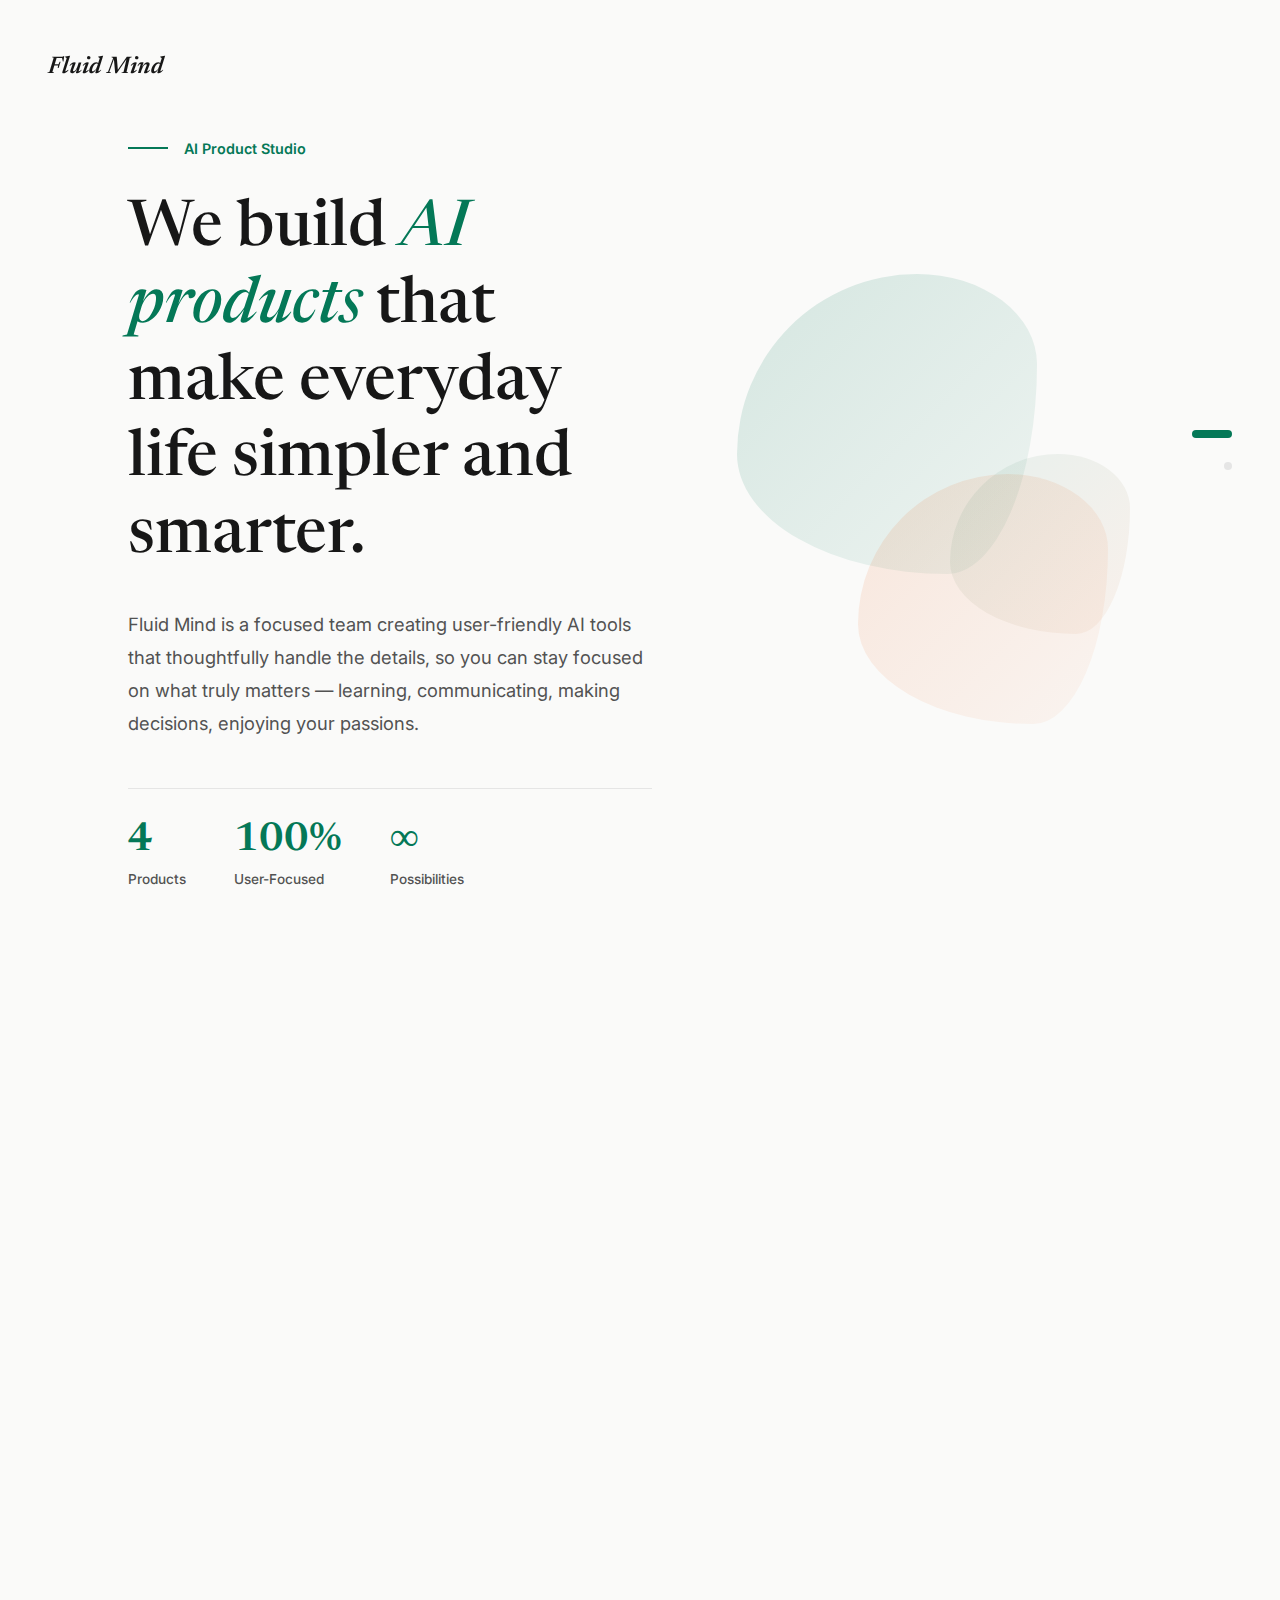
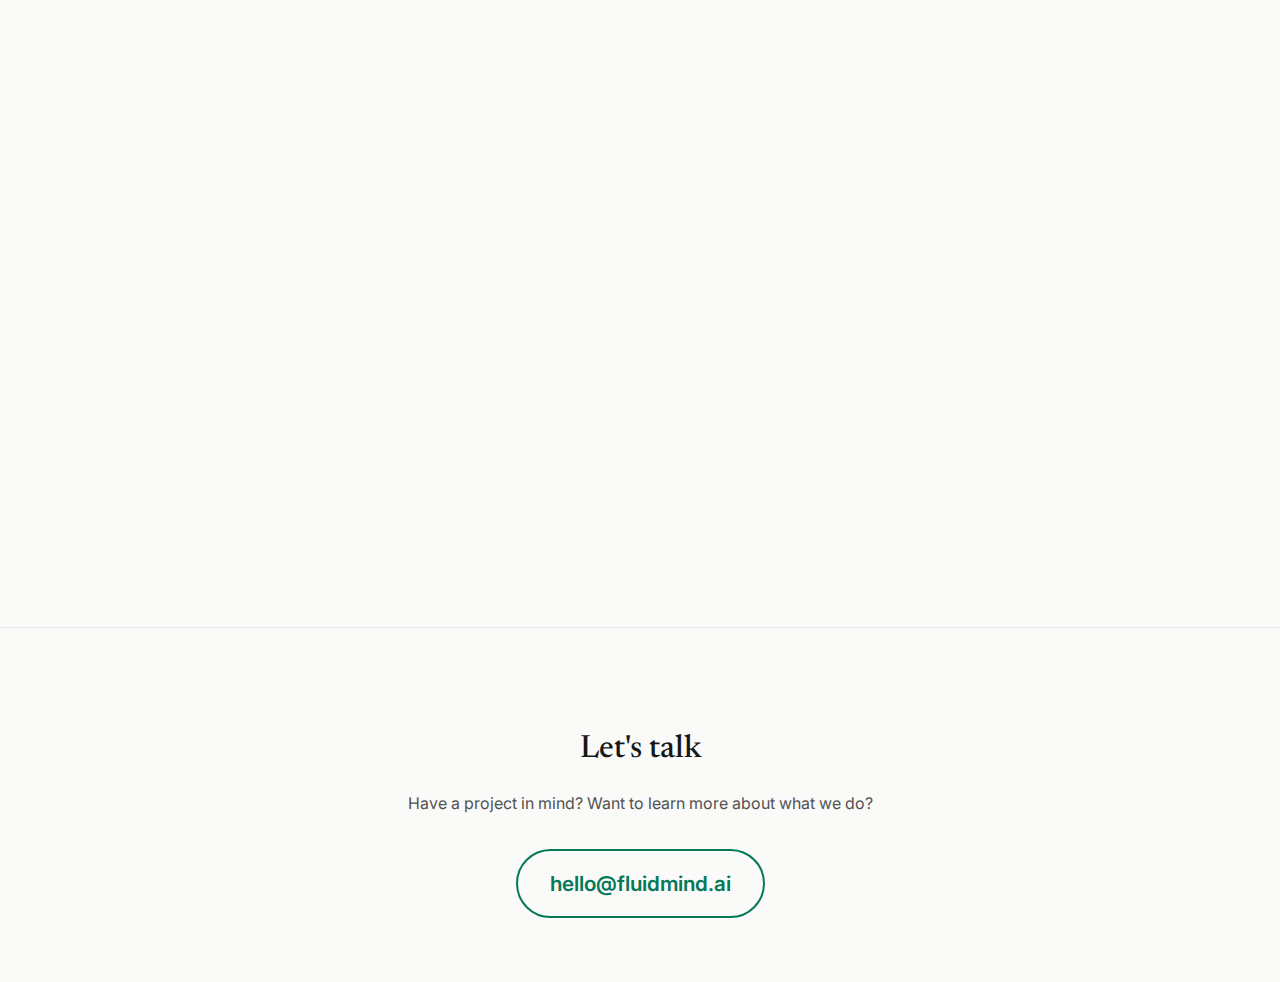
<file: draft-3.html>
<!DOCTYPE html>
<html lang="en">
<head>
    <meta charset="UTF-8">
    <meta name="viewport" content="width=device-width, initial-scale=1.0">
    <title>Fluid Mind — AI-Driven Product Studio</title>
    <link rel="preconnect" href="https://fonts.googleapis.com">
    <link rel="preconnect" href="https://fonts.gstatic.com" crossorigin>
    <link href="https://fonts.googleapis.com/css2?family=Newsreader:ital,wght@0,300;0,400;0,500;0,600;1,400&family=Inter:wght@300;400;500;600;700&display=swap" rel="stylesheet">

    <style>
        :root {
            --bg-primary: #FAFAF9;
            --bg-secondary: #FFFFFF;
            --bg-accent: #F0F4F3;
            --color-primary: #047857;
            --color-accent: #EA580C;
            --color-text: #171717;
            --color-text-light: #525252;
            --color-border: #E5E5E5;
            --font-display: 'Newsreader', serif;
            --font-body: 'Inter', sans-serif;
        }

        * {
            margin: 0;
            padding: 0;
            box-sizing: border-box;
        }

        html {
            scroll-behavior: smooth;
        }

        body {
            font-family: var(--font-body);
            background: var(--bg-primary);
            color: var(--color-text);
            line-height: 1.6;
            overflow-x: hidden;
        }

        /* Navigation - Minimalist side indicator */
        nav {
            position: fixed;
            top: 50%;
            right: 3rem;
            transform: translateY(-50%);
            z-index: 1000;
            display: flex;
            flex-direction: column;
            gap: 1.5rem;
            align-items: flex-end;
        }

        .nav-dot {
            width: 8px;
            height: 8px;
            border-radius: 50%;
            background: var(--color-border);
            cursor: pointer;
            transition: all 0.3s ease;
            position: relative;
        }

        .nav-dot:hover {
            background: var(--color-primary);
            transform: scale(1.3);
        }

        .nav-dot.active {
            background: var(--color-primary);
            width: 40px;
            border-radius: 4px;
        }

        .nav-label {
            position: absolute;
            right: 20px;
            white-space: nowrap;
            font-size: 0.75rem;
            color: var(--color-text-light);
            opacity: 0;
            transition: opacity 0.3s ease;
            pointer-events: none;
            font-weight: 500;
        }

        .nav-dot:hover .nav-label {
            opacity: 1;
        }

        /* Logo */
        .logo {
            position: fixed;
            top: 3rem;
            left: 3rem;
            z-index: 1000;
            font-family: var(--font-display);
            font-size: 1.5rem;
            font-weight: 600;
            color: var(--color-text);
            font-style: italic;
        }

        /* Page sections */
        .page {
            min-height: 100vh;
            padding: 4rem;
            display: none;
        }

        .page.active {
            display: block;
        }

        /* HOME PAGE - Split Hero */
        .home-page {
            display: flex;
            min-height: 100vh;
        }

        .hero-split {
            display: grid;
            grid-template-columns: 1.2fr 1fr;
            gap: 4rem;
            align-items: center;
            width: 100%;
            max-width: 1600px;
            margin: 0 auto;
            padding: 0 4rem;
        }

        .hero-content {
            animation: fadeInLeft 1s ease backwards;
        }

        @keyframes fadeInLeft {
            from {
                opacity: 0;
                transform: translateX(-30px);
            }
        }

        .hero-eyebrow {
            font-size: 0.9rem;
            color: var(--color-primary);
            font-weight: 600;
            margin-bottom: 2rem;
            display: flex;
            align-items: center;
            gap: 1rem;
        }

        .hero-eyebrow::before {
            content: '';
            width: 40px;
            height: 2px;
            background: var(--color-primary);
        }

        .hero-title {
            font-family: var(--font-display);
            font-size: clamp(2.5rem, 5vw, 4.5rem);
            font-weight: 500;
            line-height: 1.2;
            margin-bottom: 2rem;
            color: var(--color-text);
        }

        .hero-title em {
            color: var(--color-primary);
            font-style: italic;
        }

        .hero-description {
            font-size: 1.15rem;
            color: var(--color-text-light);
            line-height: 1.8;
            margin-bottom: 3rem;
            font-weight: 400;
        }

        .hero-stats {
            display: flex;
            gap: 3rem;
            padding-top: 2rem;
            border-top: 1px solid var(--color-border);
        }

        .stat {
            display: flex;
            flex-direction: column;
        }

        .stat-number {
            font-family: var(--font-display);
            font-size: 2.5rem;
            font-weight: 600;
            color: var(--color-primary);
            line-height: 1;
            margin-bottom: 0.5rem;
        }

        .stat-label {
            font-size: 0.85rem;
            color: var(--color-text-light);
            font-weight: 500;
        }

        /* Hero Visual - Organic flowing shapes */
        .hero-visual {
            position: relative;
            height: 600px;
            animation: fadeInRight 1s ease 0.3s backwards;
        }

        @keyframes fadeInRight {
            from {
                opacity: 0;
                transform: translateX(30px);
            }
        }

        .flowing-shape {
            position: absolute;
            border-radius: 60% 40% 30% 70% / 60% 30% 70% 40%;
            animation: morphShape 8s ease-in-out infinite;
        }

        .flowing-shape-1 {
            top: 10%;
            left: 5%;
            width: 300px;
            height: 300px;
            background: linear-gradient(135deg,
                rgba(4, 120, 87, 0.15) 0%,
                rgba(4, 120, 87, 0.05) 100%);
            animation-delay: 0s;
        }

        .flowing-shape-2 {
            bottom: 15%;
            right: 10%;
            width: 250px;
            height: 250px;
            background: linear-gradient(135deg,
                rgba(234, 88, 12, 0.12) 0%,
                rgba(234, 88, 12, 0.04) 100%);
            animation-delay: 2s;
        }

        .flowing-shape-3 {
            top: 40%;
            right: 5%;
            width: 180px;
            height: 180px;
            background: linear-gradient(135deg,
                rgba(4, 120, 87, 0.08) 0%,
                rgba(234, 88, 12, 0.06) 100%);
            animation-delay: 4s;
        }

        @keyframes morphShape {
            0%, 100% {
                border-radius: 60% 40% 30% 70% / 60% 30% 70% 40%;
                transform: rotate(0deg) scale(1);
            }
            25% {
                border-radius: 30% 60% 70% 40% / 50% 60% 30% 60%;
                transform: rotate(90deg) scale(1.1);
            }
            50% {
                border-radius: 50% 50% 50% 50% / 50% 50% 50% 50%;
                transform: rotate(180deg) scale(0.9);
            }
            75% {
                border-radius: 70% 30% 50% 50% / 30% 70% 70% 30%;
                transform: rotate(270deg) scale(1.05);
            }
        }

        /* Who We Are - Full width flowing section */
        .who-section {
            max-width: 1400px;
            margin: 8rem auto;
            padding: 0 4rem;
        }

        .who-header {
            text-align: center;
            margin-bottom: 4rem;
            opacity: 0;
            transform: translateY(30px);
            transition: all 0.8s ease;
        }

        .who-header.visible {
            opacity: 1;
            transform: translateY(0);
        }

        .who-label {
            font-size: 0.85rem;
            color: var(--color-accent);
            font-weight: 600;
            margin-bottom: 1.5rem;
            letter-spacing: 0.1em;
            text-transform: uppercase;
        }

        .who-title {
            font-family: var(--font-display);
            font-size: clamp(2.5rem, 4vw, 4rem);
            font-weight: 500;
            line-height: 1.3;
            margin-bottom: 2rem;
            max-width: 800px;
            margin-left: auto;
            margin-right: auto;
        }

        .who-intro {
            font-size: 1.25rem;
            color: var(--color-text-light);
            line-height: 1.8;
            max-width: 700px;
            margin: 0 auto 4rem;
            text-align: center;
        }

        /* Three value cards - horizontal layout */
        .values-row {
            display: grid;
            grid-template-columns: repeat(3, 1fr);
            gap: 2rem;
            margin-top: 4rem;
            opacity: 0;
            transform: translateY(30px);
            transition: all 0.8s ease 0.2s;
        }

        .values-row.visible {
            opacity: 1;
            transform: translateY(0);
        }

        .value-card {
            background: var(--bg-secondary);
            padding: 3rem 2rem;
            border-radius: 8px;
            border: 1px solid var(--color-border);
            transition: all 0.3s ease;
        }

        .value-card:hover {
            transform: translateY(-4px);
            box-shadow: 0 20px 40px rgba(0, 0, 0, 0.08);
            border-color: var(--color-primary);
        }

        .value-icon {
            width: 50px;
            height: 50px;
            background: var(--bg-accent);
            border-radius: 50%;
            display: flex;
            align-items: center;
            justify-content: center;
            margin-bottom: 1.5rem;
            font-size: 1.5rem;
        }

        .value-title {
            font-family: var(--font-display);
            font-size: 1.4rem;
            font-weight: 500;
            margin-bottom: 1rem;
            color: var(--color-text);
        }

        .value-text {
            font-size: 0.95rem;
            color: var(--color-text-light);
            line-height: 1.7;
        }

        /* Pull quote */
        .pull-quote {
            max-width: 900px;
            margin: 6rem auto 0;
            padding: 3rem;
            background: var(--bg-accent);
            border-radius: 12px;
            border-left: 4px solid var(--color-primary);
            opacity: 0;
            transform: translateY(30px);
            transition: all 0.8s ease 0.4s;
        }

        .pull-quote.visible {
            opacity: 1;
            transform: translateY(0);
        }

        .pull-quote-text {
            font-family: var(--font-display);
            font-size: 1.5rem;
            line-height: 1.6;
            color: var(--color-text);
            font-weight: 400;
            font-style: italic;
        }

        /* PROJECTS PAGE - Bento box layout */
        .projects-page {
            max-width: 1600px;
            margin: 0 auto;
            padding: 6rem 4rem;
        }

        .projects-header {
            margin-bottom: 4rem;
            opacity: 0;
            transform: translateY(30px);
            transition: all 0.8s ease;
        }

        .projects-header.visible {
            opacity: 1;
            transform: translateY(0);
        }

        .projects-label {
            font-size: 0.85rem;
            color: var(--color-accent);
            font-weight: 600;
            margin-bottom: 1.5rem;
            letter-spacing: 0.1em;
            text-transform: uppercase;
        }

        .projects-title {
            font-family: var(--font-display);
            font-size: clamp(3rem, 5vw, 5rem);
            font-weight: 500;
            line-height: 1.2;
            margin-bottom: 1.5rem;
        }

        .projects-subtitle {
            font-size: 1.2rem;
            color: var(--color-text-light);
            max-width: 600px;
        }

        /* Bento box grid - varying sizes */
        .bento-grid {
            display: grid;
            grid-template-columns: repeat(6, 1fr);
            grid-template-rows: repeat(4, 200px);
            gap: 1.5rem;
        }

        .project-card {
            background: var(--bg-secondary);
            border: 1px solid var(--color-border);
            border-radius: 12px;
            padding: 2.5rem;
            display: flex;
            flex-direction: column;
            justify-content: space-between;
            cursor: pointer;
            transition: all 0.4s ease;
            position: relative;
            overflow: hidden;
            opacity: 0;
            transform: translateY(30px);
        }

        .project-card.visible {
            opacity: 1;
            transform: translateY(0);
        }

        .project-card::before {
            content: '';
            position: absolute;
            top: 0;
            left: 0;
            width: 100%;
            height: 100%;
            background: linear-gradient(135deg,
                var(--color-primary) 0%,
                var(--color-accent) 100%);
            opacity: 0;
            transition: opacity 0.4s ease;
        }

        .project-card:hover {
            transform: translateY(-8px);
            box-shadow: 0 30px 60px rgba(0, 0, 0, 0.12);
            border-color: transparent;
        }

        .project-card:hover::before {
            opacity: 0.05;
        }

        /* Different sizes for bento layout */
        .project-card:nth-child(1) {
            grid-column: span 4;
            grid-row: span 2;
        }

        .project-card:nth-child(2) {
            grid-column: span 2;
            grid-row: span 2;
        }

        .project-card:nth-child(3) {
            grid-column: span 3;
            grid-row: span 2;
        }

        .project-card:nth-child(4) {
            grid-column: span 3;
            grid-row: span 2;
        }

        .project-card-content {
            position: relative;
            z-index: 1;
        }

        .project-status {
            display: inline-block;
            font-size: 0.7rem;
            text-transform: uppercase;
            letter-spacing: 0.1em;
            color: var(--color-primary);
            background: rgba(4, 120, 87, 0.1);
            padding: 0.4rem 0.8rem;
            border-radius: 20px;
            margin-bottom: 1.5rem;
            font-weight: 600;
        }

        .project-status.coming-soon {
            color: var(--color-accent);
            background: rgba(234, 88, 12, 0.1);
        }

        .project-name {
            font-family: var(--font-display);
            font-size: 2rem;
            font-weight: 500;
            margin-bottom: 1rem;
            line-height: 1.2;
        }

        .project-card:nth-child(1) .project-name {
            font-size: 2.5rem;
        }

        .project-description {
            font-size: 1rem;
            color: var(--color-text-light);
            line-height: 1.6;
            margin-bottom: 2rem;
        }

        .project-link {
            display: inline-flex;
            align-items: center;
            gap: 0.5rem;
            color: var(--color-primary);
            font-weight: 600;
            font-size: 0.9rem;
            transition: gap 0.3s ease;
            position: relative;
            z-index: 1;
        }

        .project-link::after {
            content: '→';
            transition: transform 0.3s ease;
        }

        .project-card:hover .project-link {
            gap: 1rem;
        }

        /* Footer */
        footer {
            max-width: 1600px;
            margin: 0 auto;
            padding: 6rem 4rem 4rem;
            text-align: center;
            border-top: 1px solid var(--color-border);
        }

        .footer-content {
            max-width: 600px;
            margin: 0 auto;
        }

        .footer-title {
            font-family: var(--font-display);
            font-size: 2rem;
            font-weight: 500;
            margin-bottom: 1rem;
            color: var(--color-text);
        }

        .footer-text {
            color: var(--color-text-light);
            margin-bottom: 2rem;
            font-size: 1rem;
        }

        .footer-email {
            display: inline-block;
            color: var(--color-primary);
            text-decoration: none;
            font-weight: 600;
            font-size: 1.3rem;
            padding: 1rem 2rem;
            border: 2px solid var(--color-primary);
            border-radius: 50px;
            transition: all 0.3s ease;
        }

        .footer-email:hover {
            background: var(--color-primary);
            color: white;
            transform: translateY(-2px);
            box-shadow: 0 10px 30px rgba(4, 120, 87, 0.2);
        }

        /* Responsive */
        @media (max-width: 1024px) {
            nav {
                right: 2rem;
            }

            .logo {
                top: 2rem;
                left: 2rem;
            }

            .hero-split {
                grid-template-columns: 1fr;
                gap: 3rem;
            }

            .hero-visual {
                height: 400px;
            }

            .values-row {
                grid-template-columns: 1fr;
                gap: 1.5rem;
            }

            .bento-grid {
                grid-template-columns: 1fr;
                grid-template-rows: auto;
            }

            .project-card {
                grid-column: span 1 !important;
                grid-row: span 1 !important;
                min-height: 300px;
            }

            .project-card:nth-child(1) .project-name {
                font-size: 2rem;
            }
        }

        @media (max-width: 640px) {
            .page {
                padding: 2rem;
            }

            nav {
                display: none;
            }

            .logo {
                font-size: 1.2rem;
                top: 1.5rem;
                left: 1.5rem;
            }

            .hero-split {
                padding: 0 2rem;
            }

            .who-section,
            .projects-page {
                padding: 2rem;
            }

            .hero-stats {
                flex-direction: column;
                gap: 1.5rem;
            }
        }
    </style>
</head>
<body>
    <div class="logo">Fluid Mind</div>

    <nav>
        <div class="nav-dot active" data-page="home">
            <span class="nav-label">Home</span>
        </div>
        <div class="nav-dot" data-page="projects">
            <span class="nav-label">Projects</span>
        </div>
    </nav>

    <!-- HOME PAGE -->
    <div id="home" class="page active">
        <div class="home-page">
            <div class="hero-split">
                <div class="hero-content">
                    <div class="hero-eyebrow">AI Product Studio</div>
                    <h1 class="hero-title">
                        We build <em>AI products</em> that make everyday life simpler and smarter.
                    </h1>
                    <p class="hero-description">
                        Fluid Mind is a focused team creating user-friendly AI tools that thoughtfully handle the details, so you can stay focused on what truly matters — learning, communicating, making decisions, enjoying your passions.
                    </p>
                    <div class="hero-stats">
                        <div class="stat">
                            <div class="stat-number">4</div>
                            <div class="stat-label">Products</div>
                        </div>
                        <div class="stat">
                            <div class="stat-number">100%</div>
                            <div class="stat-label">User-Focused</div>
                        </div>
                        <div class="stat">
                            <div class="stat-number">∞</div>
                            <div class="stat-label">Possibilities</div>
                        </div>
                    </div>
                </div>

                <div class="hero-visual">
                    <div class="flowing-shape flowing-shape-1"></div>
                    <div class="flowing-shape flowing-shape-2"></div>
                    <div class="flowing-shape flowing-shape-3"></div>
                </div>
            </div>
        </div>

        <section class="who-section">
            <div class="who-header" id="who-header">
                <div class="who-label">Who We Are</div>
                <h2 class="who-title">A small team building tools that feel like magic</h2>
                <p class="who-intro">
                    We're a focused product studio creating AI-driven tools for everyday life and work. Our products help people stay in flow.
                </p>
            </div>

            <div class="values-row" id="values-row">
                <div class="value-card">
                    <div class="value-icon">🎯</div>
                    <h3 class="value-title">Focused</h3>
                    <p class="value-text">
                        We're a small, intentional team. No bloat, no distractions. Just thoughtful products that solve real problems.
                    </p>
                </div>

                <div class="value-card">
                    <div class="value-icon">✨</div>
                    <h3 class="value-title">Intelligent</h3>
                    <p class="value-text">
                        AI should work quietly in the background, handling complexity so users can focus on what matters most.
                    </p>
                </div>

                <div class="value-card">
                    <div class="value-icon">💡</div>
                    <h3 class="value-title">User-First</h3>
                    <p class="value-text">
                        Every feature, every interaction is designed around the people who use our products every day.
                    </p>
                </div>
            </div>

            <div class="pull-quote" id="pull-quote">
                <p class="pull-quote-text">
                    "AI becomes truly valuable when it thoughtfully handles details in the background, so users can stay focused on what matters most."
                </p>
            </div>
        </section>
    </div>

    <!-- PROJECTS PAGE -->
    <div id="projects" class="page">
        <div class="projects-page">
            <div class="projects-header" id="projects-header">
                <div class="projects-label">Our Work</div>
                <h1 class="projects-title">Our Projects</h1>
                <p class="projects-subtitle">
                    Smart tools designed to help you work better, learn faster, and enjoy more.
                </p>
            </div>

            <div class="bento-grid">
                <div class="project-card" data-project="lawyernet">
                    <div class="project-card-content">
                        <span class="project-status">Live</span>
                        <h3 class="project-name">LawyerNet</h3>
                        <p class="project-description">
                            Smarter legal recruiting through natural-language search and structured insights. Find the right legal talent with AI-powered matching.
                        </p>
                    </div>
                    <span class="project-link">Explore</span>
                </div>

                <div class="project-card" data-project="notonote">
                    <div class="project-card-content">
                        <span class="project-status">Live</span>
                        <h3 class="project-name">NotoNote</h3>
                        <p class="project-description">
                            A note-taking sidekick that understands your meetings and helps you follow through.
                        </p>
                    </div>
                    <span class="project-link">Explore</span>
                </div>

                <div class="project-card" data-project="winepro">
                    <div class="project-card-content">
                        <span class="project-status">Live</span>
                        <h3 class="project-name">WinePro</h3>
                        <p class="project-description">
                            Your pocket sommelier: wine discovery, learning, and pairing made effortless.
                        </p>
                    </div>
                    <span class="project-link">Explore</span>
                </div>

                <div class="project-card" data-project="whiskypro">
                    <div class="project-card-content">
                        <span class="project-status coming-soon">Coming Soon</span>
                        <h3 class="project-name">WhiskyPro</h3>
                        <p class="project-description">
                            A new way to explore, learn, and enjoy whisky. Coming soon.
                        </p>
                    </div>
                    <span class="project-link">Coming Soon</span>
                </div>
            </div>
        </div>
    </div>

    <footer>
        <div class="footer-content">
            <h3 class="footer-title">Let's talk</h3>
            <p class="footer-text">Have a project in mind? Want to learn more about what we do?</p>
            <a href="mailto:hello@fluidmind.ai" class="footer-email">hello@fluidmind.ai</a>
        </div>
    </footer>

    <script>
        // Navigation
        const navDots = document.querySelectorAll('.nav-dot');
        const pages = document.querySelectorAll('.page');

        navDots.forEach(dot => {
            dot.addEventListener('click', () => {
                const targetPage = dot.getAttribute('data-page');

                // Update nav
                navDots.forEach(d => d.classList.remove('active'));
                dot.classList.add('active');

                // Switch pages
                pages.forEach(page => page.classList.remove('active'));
                document.getElementById(targetPage).classList.add('active');

                // Scroll to top
                window.scrollTo({ top: 0, behavior: 'smooth' });

                // Trigger animations
                setTimeout(() => {
                    if (targetPage === 'projects') {
                        const header = document.getElementById('projects-header');
                        const cards = document.querySelectorAll('.project-card');

                        header.classList.add('visible');

                        cards.forEach((card, index) => {
                            setTimeout(() => {
                                card.classList.add('visible');
                            }, 100 * index);
                        });
                    }
                }, 100);
            });
        });

        // Intersection Observer for scroll animations
        const observerOptions = {
            threshold: 0.2,
            rootMargin: '0px 0px -100px 0px'
        };

        const observer = new IntersectionObserver((entries) => {
            entries.forEach(entry => {
                if (entry.isIntersecting) {
                    entry.target.classList.add('visible');
                }
            });
        }, observerOptions);

        // Observe elements
        const whoHeader = document.getElementById('who-header');
        const valuesRow = document.getElementById('values-row');
        const pullQuote = document.getElementById('pull-quote');

        if (whoHeader) observer.observe(whoHeader);
        if (valuesRow) observer.observe(valuesRow);
        if (pullQuote) observer.observe(pullQuote);

        // Project card interactions
        const projectCards = document.querySelectorAll('.project-card');
        projectCards.forEach(card => {
            card.addEventListener('click', () => {
                const project = card.getAttribute('data-project');
                console.log(`Clicked on ${project}`);
                alert(`${project} details coming soon!`);
            });
        });
    </script>
</body>
</html>
</file>
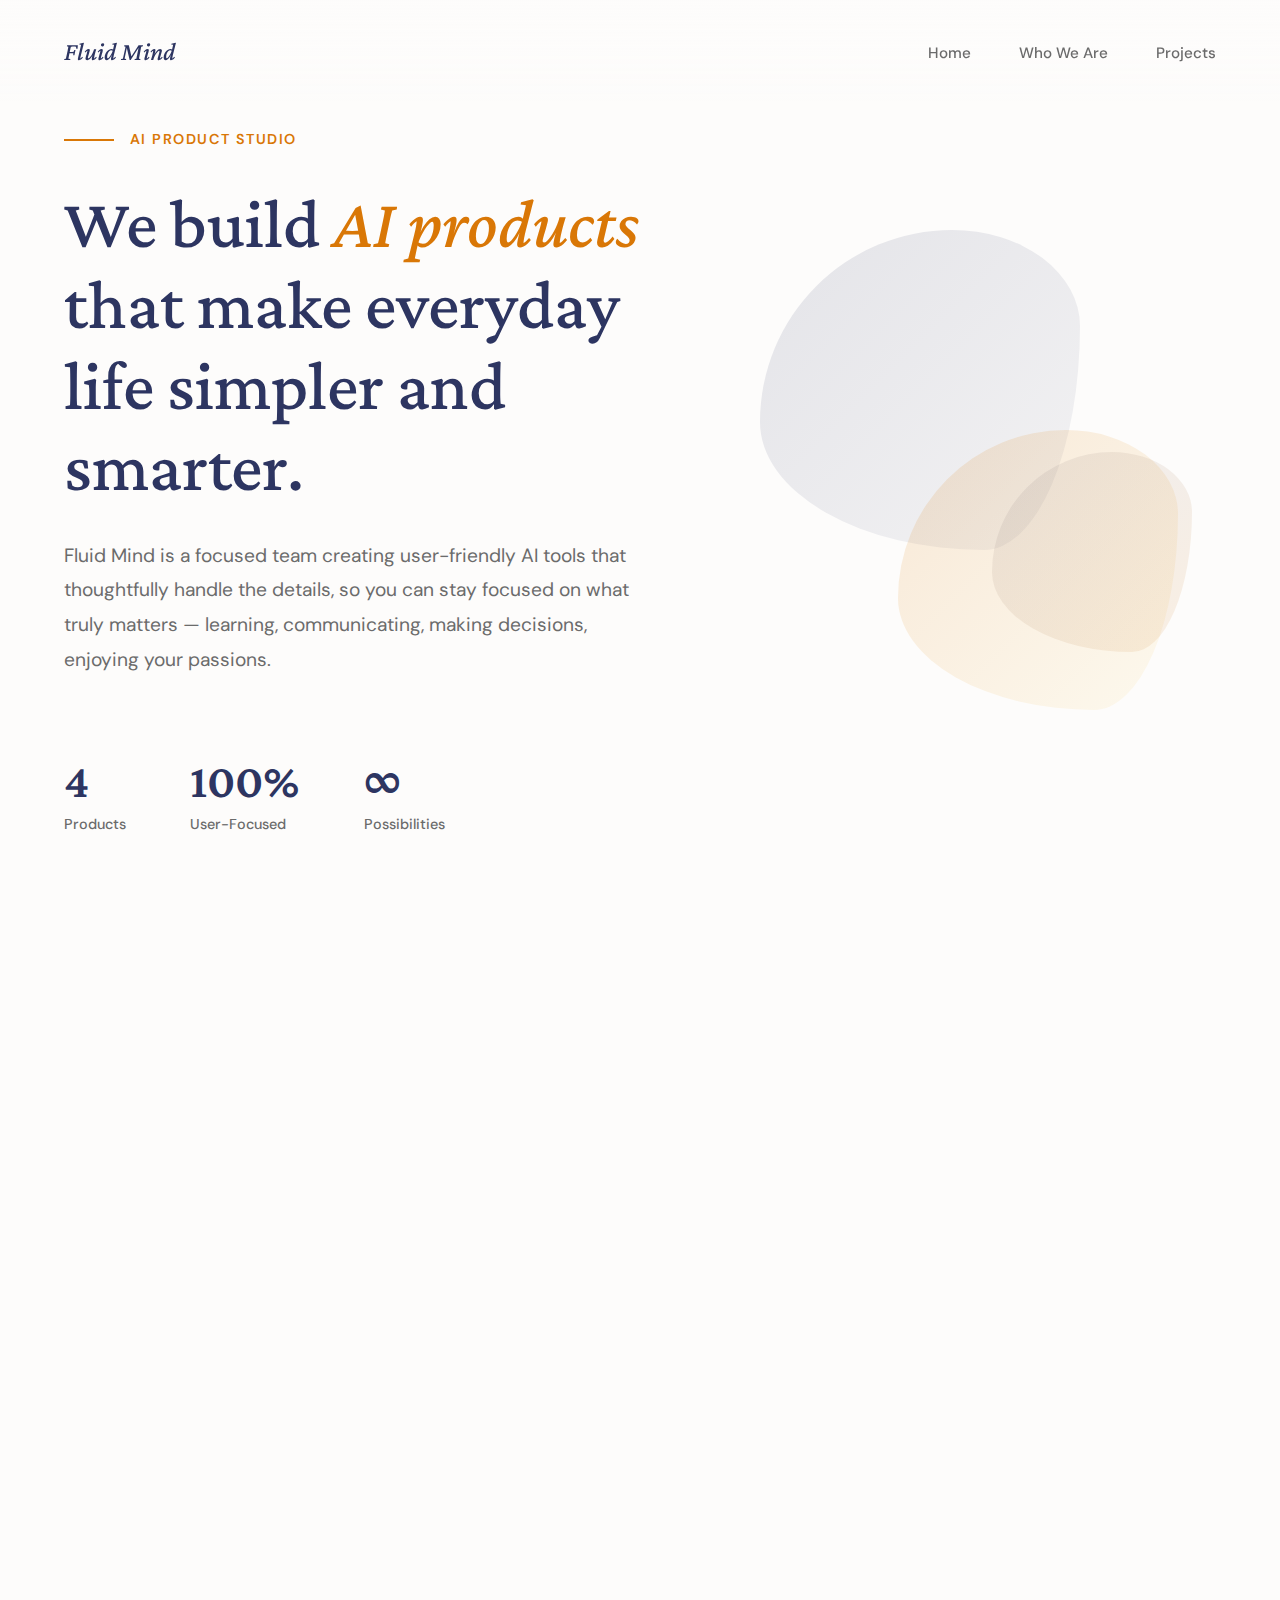
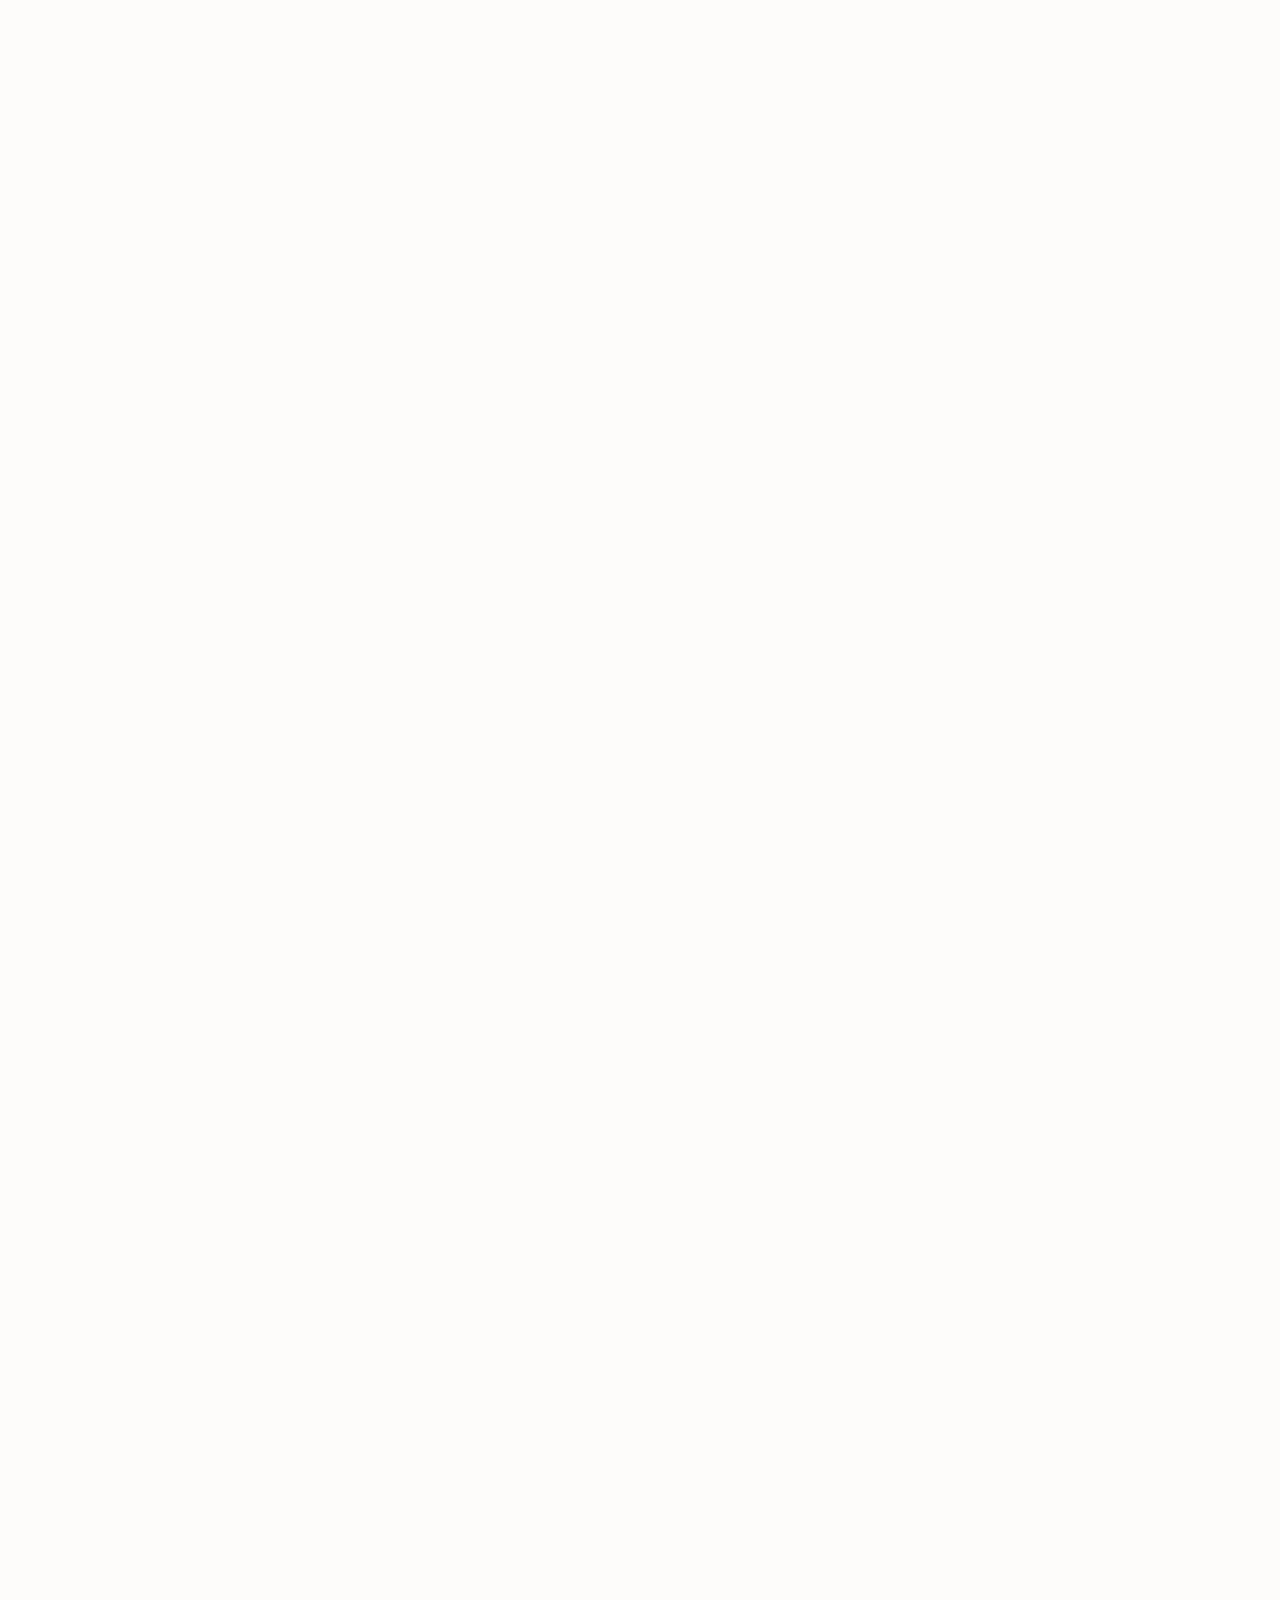
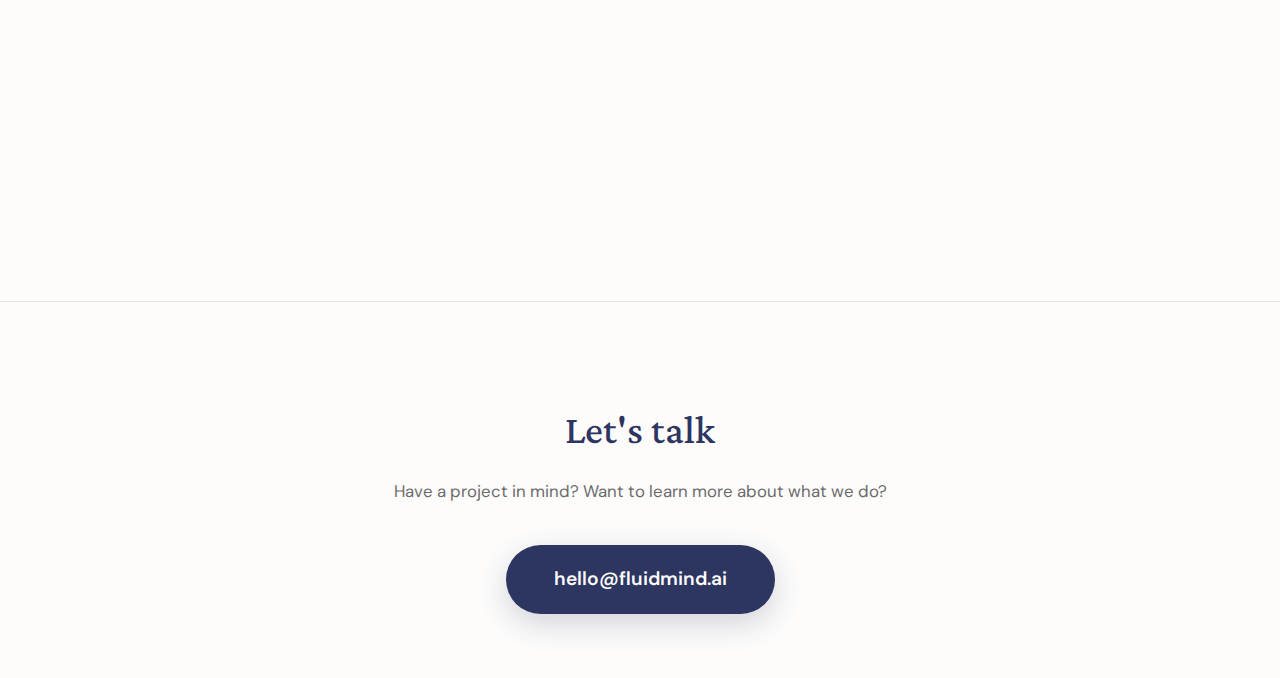
<file: draft-4.html>
<!DOCTYPE html>
<html lang="en">
<head>
    <meta charset="UTF-8">
    <meta name="viewport" content="width=device-width, initial-scale=1.0">
    <title>Fluid Mind — AI-Driven Product Studio</title>
    <link rel="preconnect" href="https://fonts.googleapis.com">
    <link rel="preconnect" href="https://fonts.gstatic.com" crossorigin>
    <link href="https://fonts.googleapis.com/css2?family=Crimson+Pro:ital,wght@0,300;0,400;0,500;0,600;1,400&family=DM+Sans:wght@300;400;500;600;700&display=swap" rel="stylesheet">

    <style>
        :root {
            --bg-primary: #FDFCFB;
            --bg-secondary: #F8F7F4;
            --bg-card: #FFFFFF;
            --color-primary: #2D3561;
            --color-accent: #D97706;
            --color-accent-light: #FCD34D;
            --color-text: #1A1A1A;
            --color-text-light: #6B6B6B;
            --color-border: #E8E5DC;
            --font-display: 'Crimson Pro', serif;
            --font-body: 'DM Sans', sans-serif;
        }

        * {
            margin: 0;
            padding: 0;
            box-sizing: border-box;
        }

        html {
            scroll-behavior: smooth;
        }

        body {
            font-family: var(--font-body);
            background: var(--bg-primary);
            color: var(--color-text);
            line-height: 1.6;
            overflow-x: hidden;
        }

        /* Navigation - Top bar */
        nav {
            position: fixed;
            top: 0;
            left: 0;
            right: 0;
            z-index: 1000;
            padding: 2rem 4rem;
            display: flex;
            justify-content: space-between;
            align-items: center;
            background: linear-gradient(to bottom,
                rgba(253, 252, 251, 0.98),
                rgba(253, 252, 251, 0.85),
                transparent);
            backdrop-filter: blur(10px);
        }

        .logo {
            font-family: var(--font-display);
            font-size: 1.6rem;
            font-weight: 500;
            color: var(--color-primary);
            font-style: italic;
        }

        .nav-links {
            display: flex;
            gap: 3rem;
            list-style: none;
        }

        .nav-links a {
            color: var(--color-text-light);
            text-decoration: none;
            font-weight: 500;
            font-size: 0.95rem;
            transition: color 0.3s ease;
            position: relative;
        }

        .nav-links a::after {
            content: '';
            position: absolute;
            bottom: -4px;
            left: 0;
            width: 0;
            height: 2px;
            background: var(--color-accent);
            transition: width 0.3s ease;
        }

        .nav-links a:hover {
            color: var(--color-primary);
        }

        .nav-links a:hover::after {
            width: 100%;
        }

        /* Hero Section - Split */
        .hero-section {
            min-height: 100vh;
            display: flex;
            align-items: center;
            padding: 8rem 4rem 4rem;
        }

        .hero-container {
            max-width: 1600px;
            margin: 0 auto;
            width: 100%;
            display: grid;
            grid-template-columns: 1.2fr 1fr;
            gap: 6rem;
            align-items: center;
        }

        .hero-content {
            animation: fadeInLeft 1s ease backwards;
        }

        @keyframes fadeInLeft {
            from {
                opacity: 0;
                transform: translateX(-30px);
            }
        }

        .hero-eyebrow {
            font-size: 0.9rem;
            color: var(--color-accent);
            font-weight: 600;
            margin-bottom: 2rem;
            display: flex;
            align-items: center;
            gap: 1rem;
            text-transform: uppercase;
            letter-spacing: 0.1em;
        }

        .hero-eyebrow::before {
            content: '';
            width: 50px;
            height: 2px;
            background: var(--color-accent);
        }

        .hero-title {
            font-family: var(--font-display);
            font-size: clamp(2.8rem, 5.5vw, 5rem);
            font-weight: 500;
            line-height: 1.15;
            margin-bottom: 2rem;
            color: var(--color-primary);
        }

        .hero-title em {
            color: var(--color-accent);
            font-style: italic;
        }

        .hero-description {
            font-size: 1.2rem;
            color: var(--color-text-light);
            line-height: 1.8;
            margin-bottom: 3rem;
            font-weight: 400;
        }

        .hero-stats {
            display: flex;
            gap: 4rem;
            padding-top: 2rem;
        }

        .stat {
            display: flex;
            flex-direction: column;
        }

        .stat-number {
            font-family: var(--font-display);
            font-size: 3rem;
            font-weight: 600;
            color: var(--color-primary);
            line-height: 1;
            margin-bottom: 0.5rem;
        }

        .stat-label {
            font-size: 0.9rem;
            color: var(--color-text-light);
            font-weight: 500;
        }

        /* Hero Visual - Organic flowing shapes */
        .hero-visual {
            position: relative;
            height: 600px;
            animation: fadeInRight 1s ease 0.3s backwards;
        }

        @keyframes fadeInRight {
            from {
                opacity: 0;
                transform: translateX(30px);
            }
        }

        .flowing-shape {
            position: absolute;
            border-radius: 60% 40% 30% 70% / 60% 30% 70% 40%;
            animation: morphShape 10s ease-in-out infinite;
        }

        .flowing-shape-1 {
            top: 8%;
            left: 5%;
            width: 320px;
            height: 320px;
            background: linear-gradient(135deg,
                rgba(45, 53, 97, 0.12) 0%,
                rgba(45, 53, 97, 0.05) 100%);
            animation-delay: 0s;
        }

        .flowing-shape-2 {
            bottom: 12%;
            right: 8%;
            width: 280px;
            height: 280px;
            background: linear-gradient(135deg,
                rgba(217, 119, 6, 0.15) 0%,
                rgba(252, 211, 77, 0.08) 100%);
            animation-delay: 3s;
        }

        .flowing-shape-3 {
            top: 45%;
            right: 5%;
            width: 200px;
            height: 200px;
            background: linear-gradient(135deg,
                rgba(45, 53, 97, 0.08) 0%,
                rgba(217, 119, 6, 0.1) 100%);
            animation-delay: 6s;
        }

        @keyframes morphShape {
            0%, 100% {
                border-radius: 60% 40% 30% 70% / 60% 30% 70% 40%;
                transform: rotate(0deg) scale(1);
            }
            25% {
                border-radius: 30% 60% 70% 40% / 50% 60% 30% 60%;
                transform: rotate(90deg) scale(1.08);
            }
            50% {
                border-radius: 50% 50% 50% 50% / 50% 50% 50% 50%;
                transform: rotate(180deg) scale(0.92);
            }
            75% {
                border-radius: 70% 30% 50% 50% / 30% 70% 70% 30%;
                transform: rotate(270deg) scale(1.05);
            }
        }

        /* Who We Are Section */
        .who-section {
            max-width: 1400px;
            margin: 8rem auto;
            padding: 0 4rem;
        }

        .who-header {
            text-align: center;
            margin-bottom: 5rem;
            opacity: 0;
            transform: translateY(30px);
            transition: all 0.8s ease;
        }

        .who-header.visible {
            opacity: 1;
            transform: translateY(0);
        }

        .who-label {
            font-size: 0.85rem;
            color: var(--color-accent);
            font-weight: 600;
            margin-bottom: 1.5rem;
            letter-spacing: 0.12em;
            text-transform: uppercase;
        }

        .who-title {
            font-family: var(--font-display);
            font-size: clamp(2.8rem, 4.5vw, 4.5rem);
            font-weight: 500;
            line-height: 1.25;
            margin-bottom: 2rem;
            max-width: 900px;
            margin-left: auto;
            margin-right: auto;
            color: var(--color-primary);
        }

        .who-intro {
            font-size: 1.3rem;
            color: var(--color-text-light);
            line-height: 1.8;
            max-width: 750px;
            margin: 0 auto 5rem;
            text-align: center;
        }

        /* Three value cards - horizontal layout with abstract design */
        .values-row {
            display: grid;
            grid-template-columns: repeat(3, 1fr);
            gap: 2rem;
            margin-top: 4rem;
            opacity: 0;
            transform: translateY(30px);
            transition: all 0.8s ease 0.2s;
        }

        .values-row.visible {
            opacity: 1;
            transform: translateY(0);
        }

        .value-card {
            background: var(--bg-card);
            padding: 3rem 2.5rem;
            border-radius: 12px;
            border: 1px solid var(--color-border);
            transition: all 0.4s ease;
            position: relative;
            overflow: hidden;
        }

        .value-card::before {
            content: '';
            position: absolute;
            top: 0;
            left: 0;
            width: 100%;
            height: 4px;
            background: linear-gradient(to right, var(--color-primary), var(--color-accent));
            transform: scaleX(0);
            transform-origin: left;
            transition: transform 0.4s ease;
        }

        .value-card:hover {
            transform: translateY(-6px);
            box-shadow: 0 25px 50px rgba(45, 53, 97, 0.12);
            border-color: var(--color-primary);
        }

        .value-card:hover::before {
            transform: scaleX(1);
        }

        .value-number {
            font-family: var(--font-display);
            font-size: 3.5rem;
            font-weight: 500;
            color: var(--color-accent);
            opacity: 0.15;
            line-height: 1;
            margin-bottom: 1rem;
        }

        .value-title {
            font-family: var(--font-display);
            font-size: 1.6rem;
            font-weight: 500;
            margin-bottom: 1.2rem;
            color: var(--color-primary);
        }

        .value-text {
            font-size: 1rem;
            color: var(--color-text-light);
            line-height: 1.8;
        }

        /* Pull quote */
        .pull-quote {
            max-width: 1000px;
            margin: 6rem auto 0;
            padding: 4rem 3rem;
            background: var(--bg-secondary);
            border-radius: 16px;
            border-left: 5px solid var(--color-accent);
            opacity: 0;
            transform: translateY(30px);
            transition: all 0.8s ease 0.4s;
            position: relative;
        }

        .pull-quote.visible {
            opacity: 1;
            transform: translateY(0);
        }

        .pull-quote::before {
            content: '"';
            font-family: var(--font-display);
            font-size: 12rem;
            position: absolute;
            top: -2rem;
            right: 3rem;
            color: var(--color-accent);
            opacity: 0.06;
            font-weight: 600;
            line-height: 1;
        }

        .pull-quote-text {
            font-family: var(--font-display);
            font-size: 1.65rem;
            line-height: 1.6;
            color: var(--color-text);
            font-weight: 400;
            font-style: italic;
            position: relative;
        }

        /* Projects Section - Bento box layout */
        .projects-section {
            max-width: 1600px;
            margin: 10rem auto 8rem;
            padding: 0 4rem;
        }

        .projects-header {
            margin-bottom: 4rem;
            opacity: 0;
            transform: translateY(30px);
            transition: all 0.8s ease;
        }

        .projects-header.visible {
            opacity: 1;
            transform: translateY(0);
        }

        .projects-label {
            font-size: 0.85rem;
            color: var(--color-accent);
            font-weight: 600;
            margin-bottom: 1.5rem;
            letter-spacing: 0.12em;
            text-transform: uppercase;
        }

        .projects-title {
            font-family: var(--font-display);
            font-size: clamp(3rem, 5.5vw, 5.5rem);
            font-weight: 500;
            line-height: 1.15;
            margin-bottom: 1.5rem;
            color: var(--color-primary);
        }

        .projects-subtitle {
            font-size: 1.25rem;
            color: var(--color-text-light);
            max-width: 650px;
            line-height: 1.7;
        }

        /* Bento box grid - varying sizes */
        .bento-grid {
            display: grid;
            grid-template-columns: repeat(6, 1fr);
            grid-template-rows: repeat(4, 200px);
            gap: 1.5rem;
            margin-top: 3rem;
        }

        .project-card {
            background: var(--bg-card);
            border: 1px solid var(--color-border);
            border-radius: 16px;
            padding: 3rem;
            display: flex;
            flex-direction: column;
            justify-content: space-between;
            cursor: pointer;
            transition: all 0.4s ease;
            position: relative;
            overflow: hidden;
            opacity: 0;
            transform: translateY(30px);
        }

        .project-card.visible {
            opacity: 1;
            transform: translateY(0);
        }

        .project-card::before {
            content: '';
            position: absolute;
            top: 0;
            left: 0;
            width: 100%;
            height: 100%;
            background: linear-gradient(135deg,
                rgba(45, 53, 97, 0.03) 0%,
                rgba(217, 119, 6, 0.05) 100%);
            opacity: 0;
            transition: opacity 0.4s ease;
        }

        .project-card:hover {
            transform: translateY(-10px);
            box-shadow: 0 30px 70px rgba(45, 53, 97, 0.15);
            border-color: var(--color-primary);
        }

        .project-card:hover::before {
            opacity: 1;
        }

        /* Different sizes for bento layout */
        .project-card:nth-child(1) {
            grid-column: span 4;
            grid-row: span 2;
        }

        .project-card:nth-child(2) {
            grid-column: span 2;
            grid-row: span 2;
        }

        .project-card:nth-child(3) {
            grid-column: span 3;
            grid-row: span 2;
        }

        .project-card:nth-child(4) {
            grid-column: span 3;
            grid-row: span 2;
        }

        .project-card-content {
            position: relative;
            z-index: 1;
        }

        .project-status {
            display: inline-block;
            font-size: 0.7rem;
            text-transform: uppercase;
            letter-spacing: 0.12em;
            color: var(--color-primary);
            background: rgba(45, 53, 97, 0.08);
            padding: 0.5rem 1rem;
            border-radius: 20px;
            margin-bottom: 1.5rem;
            font-weight: 600;
        }

        .project-status.coming-soon {
            color: var(--color-accent);
            background: rgba(217, 119, 6, 0.1);
        }

        .project-name {
            font-family: var(--font-display);
            font-size: 2.2rem;
            font-weight: 500;
            margin-bottom: 1rem;
            line-height: 1.2;
            color: var(--color-primary);
        }

        .project-card:nth-child(1) .project-name {
            font-size: 2.8rem;
        }

        .project-description {
            font-size: 1.05rem;
            color: var(--color-text-light);
            line-height: 1.7;
            margin-bottom: 2rem;
        }

        .project-link {
            display: inline-flex;
            align-items: center;
            gap: 0.6rem;
            color: var(--color-accent);
            font-weight: 600;
            font-size: 0.95rem;
            transition: gap 0.3s ease;
            position: relative;
            z-index: 1;
        }

        .project-link::after {
            content: '→';
            transition: transform 0.3s ease;
        }

        .project-card:hover .project-link {
            gap: 1.2rem;
        }

        /* Footer */
        footer {
            max-width: 1600px;
            margin: 0 auto;
            padding: 6rem 4rem 4rem;
            text-align: center;
            border-top: 1px solid var(--color-border);
        }

        .footer-content {
            max-width: 600px;
            margin: 0 auto;
        }

        .footer-title {
            font-family: var(--font-display);
            font-size: 2.5rem;
            font-weight: 500;
            margin-bottom: 1rem;
            color: var(--color-primary);
        }

        .footer-text {
            color: var(--color-text-light);
            margin-bottom: 2.5rem;
            font-size: 1.05rem;
        }

        .footer-email {
            display: inline-block;
            color: var(--bg-primary);
            background: var(--color-primary);
            text-decoration: none;
            font-weight: 600;
            font-size: 1.2rem;
            padding: 1.2rem 3rem;
            border-radius: 50px;
            transition: all 0.3s ease;
            box-shadow: 0 10px 30px rgba(45, 53, 97, 0.2);
        }

        .footer-email:hover {
            background: var(--color-accent);
            transform: translateY(-3px);
            box-shadow: 0 15px 40px rgba(217, 119, 6, 0.3);
        }

        /* Responsive */
        @media (max-width: 1024px) {
            nav {
                padding: 1.5rem 2rem;
            }

            .hero-section {
                padding: 6rem 2rem 4rem;
            }

            .hero-container {
                grid-template-columns: 1fr;
                gap: 4rem;
            }

            .hero-visual {
                height: 450px;
            }

            .who-section,
            .projects-section {
                padding: 0 2rem;
            }

            .values-row {
                grid-template-columns: 1fr;
                gap: 1.5rem;
            }

            .bento-grid {
                grid-template-columns: 1fr;
                grid-template-rows: auto;
            }

            .project-card {
                grid-column: span 1 !important;
                grid-row: span 1 !important;
                min-height: 320px;
            }

            .project-card:nth-child(1) .project-name {
                font-size: 2.2rem;
            }
        }

        @media (max-width: 640px) {
            nav {
                padding: 1.5rem;
            }

            .nav-links {
                gap: 1.5rem;
            }

            .hero-section {
                padding: 5rem 1.5rem 3rem;
            }

            .hero-stats {
                flex-direction: column;
                gap: 2rem;
            }

            .who-section,
            .projects-section {
                padding: 0 1.5rem;
            }

            footer {
                padding: 4rem 1.5rem 3rem;
            }
        }
    </style>
</head>
<body>
    <nav>
        <div class="logo">Fluid Mind</div>
        <ul class="nav-links">
            <li><a href="#home">Home</a></li>
            <li><a href="#who">Who We Are</a></li>
            <li><a href="#projects">Projects</a></li>
        </ul>
    </nav>

    <!-- HERO SECTION -->
    <section id="home" class="hero-section">
        <div class="hero-container">
            <div class="hero-content">
                <div class="hero-eyebrow">AI Product Studio</div>
                <h1 class="hero-title">
                    We build <em>AI products</em> that make everyday life simpler and smarter.
                </h1>
                <p class="hero-description">
                    Fluid Mind is a focused team creating user-friendly AI tools that thoughtfully handle the details, so you can stay focused on what truly matters — learning, communicating, making decisions, enjoying your passions.
                </p>
                <div class="hero-stats">
                    <div class="stat">
                        <div class="stat-number">4</div>
                        <div class="stat-label">Products</div>
                    </div>
                    <div class="stat">
                        <div class="stat-number">100%</div>
                        <div class="stat-label">User-Focused</div>
                    </div>
                    <div class="stat">
                        <div class="stat-number">∞</div>
                        <div class="stat-label">Possibilities</div>
                    </div>
                </div>
            </div>

            <div class="hero-visual">
                <div class="flowing-shape flowing-shape-1"></div>
                <div class="flowing-shape flowing-shape-2"></div>
                <div class="flowing-shape flowing-shape-3"></div>
            </div>
        </div>
    </section>

    <!-- WHO WE ARE SECTION -->
    <section id="who" class="who-section">
        <div class="who-header" id="who-header">
            <div class="who-label">Who We Are</div>
            <h2 class="who-title">A small team building tools that feel like magic</h2>
            <p class="who-intro">
                We're a focused product studio creating AI-driven tools for everyday life and work. Our products help people stay in flow.
            </p>
        </div>

        <div class="values-row" id="values-row">
            <div class="value-card">
                <div class="value-number">01</div>
                <h3 class="value-title">Focused</h3>
                <p class="value-text">
                    We're a small, intentional team. No bloat, no distractions. Just thoughtful products that solve real problems.
                </p>
            </div>

            <div class="value-card">
                <div class="value-number">02</div>
                <h3 class="value-title">Intelligent</h3>
                <p class="value-text">
                    AI should work quietly in the background, handling complexity so users can focus on what matters most.
                </p>
            </div>

            <div class="value-card">
                <div class="value-number">03</div>
                <h3 class="value-title">User-First</h3>
                <p class="value-text">
                    Every feature, every interaction is designed around the people who use our products every day.
                </p>
            </div>
        </div>

        <div class="pull-quote" id="pull-quote">
            <p class="pull-quote-text">
                "AI becomes truly valuable when it thoughtfully handles details in the background, so users can stay focused on what matters most."
            </p>
        </div>
    </section>

    <!-- PROJECTS SECTION -->
    <section id="projects" class="projects-section">
        <div class="projects-header" id="projects-header">
            <div class="projects-label">Our Work</div>
            <h1 class="projects-title">Our Projects</h1>
            <p class="projects-subtitle">
                Smart tools designed to help you work better, learn faster, and enjoy more.
            </p>
        </div>

        <div class="bento-grid">
            <div class="project-card" data-project="lawyernet">
                <div class="project-card-content">
                    <span class="project-status">Live</span>
                    <h3 class="project-name">LawyerNet</h3>
                    <p class="project-description">
                        Smarter legal recruiting through natural-language search and structured insights. Find the right legal talent with AI-powered matching.
                    </p>
                </div>
                <span class="project-link">Explore</span>
            </div>

            <div class="project-card" data-project="notonote">
                <div class="project-card-content">
                    <span class="project-status">Live</span>
                    <h3 class="project-name">NotoNote</h3>
                    <p class="project-description">
                        A note-taking sidekick that understands your meetings and helps you follow through.
                    </p>
                </div>
                <span class="project-link">Explore</span>
            </div>

            <div class="project-card" data-project="winepro">
                <div class="project-card-content">
                    <span class="project-status">Live</span>
                    <h3 class="project-name">WinePro</h3>
                    <p class="project-description">
                        Your pocket sommelier: wine discovery, learning, and pairing made effortless.
                    </p>
                </div>
                <span class="project-link">Explore</span>
            </div>

            <div class="project-card" data-project="whiskypro">
                <div class="project-card-content">
                    <span class="project-status coming-soon">Coming Soon</span>
                    <h3 class="project-name">WhiskyPro</h3>
                    <p class="project-description">
                        A new way to explore, learn, and enjoy whisky. Coming soon.
                    </p>
                </div>
                <span class="project-link">Coming Soon</span>
            </div>
        </div>
    </section>

    <footer>
        <div class="footer-content">
            <h3 class="footer-title">Let's talk</h3>
            <p class="footer-text">Have a project in mind? Want to learn more about what we do?</p>
            <a href="mailto:hello@fluidmind.ai" class="footer-email">hello@fluidmind.ai</a>
        </div>
    </footer>

    <script>
        // Intersection Observer for scroll animations
        const observerOptions = {
            threshold: 0.15,
            rootMargin: '0px 0px -80px 0px'
        };

        const observer = new IntersectionObserver((entries) => {
            entries.forEach(entry => {
                if (entry.isIntersecting) {
                    entry.target.classList.add('visible');
                }
            });
        }, observerOptions);

        // Observe all animated elements
        const animatedElements = document.querySelectorAll(
            '.who-header, .values-row, .pull-quote, .projects-header, .project-card'
        );

        animatedElements.forEach(el => observer.observe(el));

        // Project card interactions
        const projectCards = document.querySelectorAll('.project-card');
        projectCards.forEach(card => {
            card.addEventListener('click', () => {
                const project = card.getAttribute('data-project');
                console.log(`Clicked on ${project}`);
                alert(`${project} details coming soon!`);
            });
        });

        // Smooth scroll for nav links
        document.querySelectorAll('a[href^="#"]').forEach(anchor => {
            anchor.addEventListener('click', function (e) {
                e.preventDefault();
                const target = document.querySelector(this.getAttribute('href'));
                if (target) {
                    target.scrollIntoView({
                        behavior: 'smooth',
                        block: 'start'
                    });
                }
            });
        });
    </script>
</body>
</html>
</file>
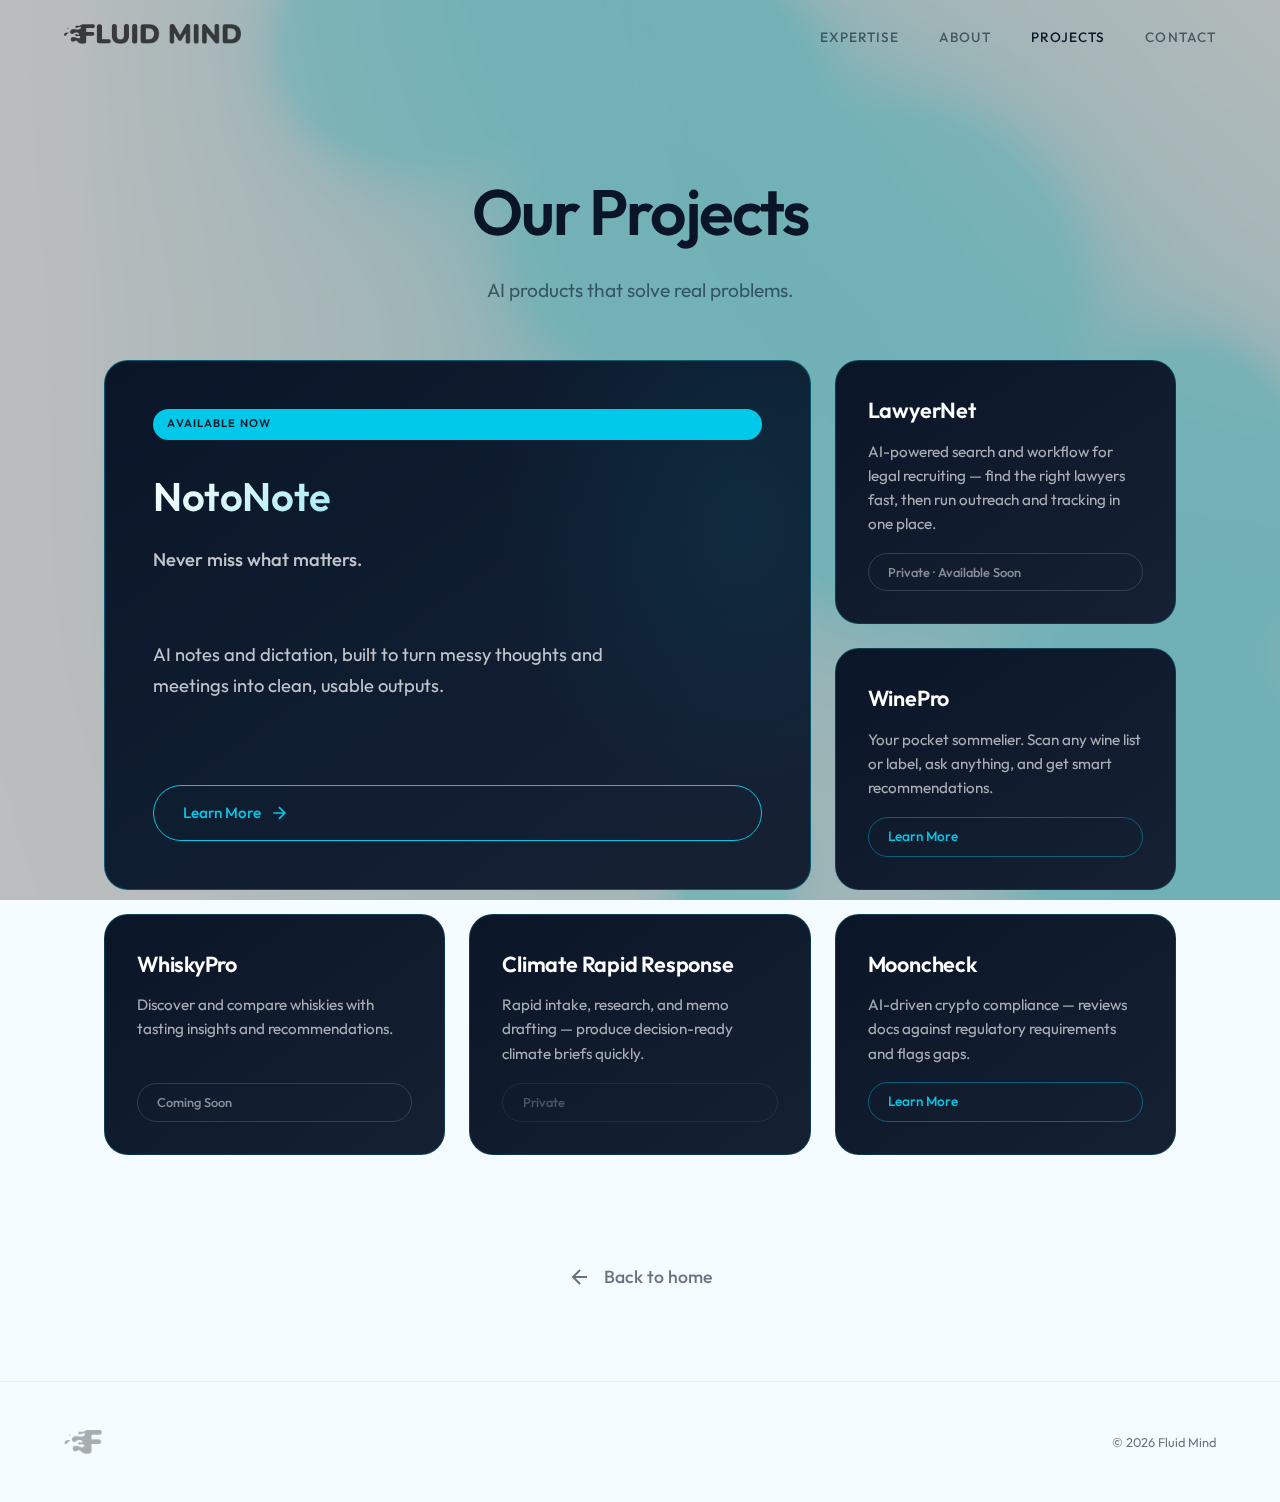
<file: projects.html>
<!DOCTYPE html>
<html lang="en">
<head>
    <meta charset="UTF-8">
    <meta name="viewport" content="width=device-width, initial-scale=1.0">
    <title>Projects — Fluid Mind</title>
    <meta name="description" content="AI products built by Fluid Mind.">

    <link rel="preconnect" href="https://fonts.googleapis.com">
    <link rel="preconnect" href="https://fonts.gstatic.com" crossorigin>
    <link href="https://fonts.googleapis.com/css2?family=Outfit:wght@300;400;500;600;700&display=swap" rel="stylesheet">

    <link rel="stylesheet" href="css/style.css">
    <link rel="icon" type="image/png" href="png/f teal.png">
</head>
<body>
    <canvas id="lava"></canvas>

    <nav class="nav">
        <a href="index.html" class="nav-logo" aria-label="Fluid Mind">
            <img src="png/logo dark.png" alt="Fluid Mind">
        </a>
        <button class="nav-burger" aria-label="Menu" aria-expanded="false">
            <span></span>
            <span></span>
            <span></span>
        </button>
        <div class="nav-links">
            <a href="index.html#expertise">Expertise</a>
            <a href="index.html#about">About</a>
            <a href="projects.html" class="active">Projects</a>
            <a href="index.html#contact">Contact</a>
        </div>
    </nav>

    <main class="page">
        <!-- Projects Header -->
        <header class="projects-header">
            <h1>Our Projects</h1>
            <p>AI products that solve real problems.</p>
        </header>

        <!-- Projects Bento Grid -->
        <section class="projects-bento">
            <!-- Featured: NotoNote -->
            <article class="project-card project-featured">
                <div class="project-badge">Available Now</div>
                <h2>NotoNote</h2>
                <p class="project-tagline">Never miss what matters.</p>
                <p>AI notes and dictation, built to turn messy thoughts and meetings into clean, usable outputs.</p>
                <a href="https://notonote.ai/" target="_blank" rel="noopener" class="project-link">
                    <span>Learn More</span>
                    <svg width="20" height="20" viewBox="0 0 24 24" fill="none" stroke="currentColor" stroke-width="2">
                        <path d="M5 12h14M12 5l7 7-7 7"/>
                    </svg>
                </a>
            </article>

            <!-- LawyerNet -->
            <article class="project-card project-medium">
                <h2>LawyerNet</h2>
                <p>AI-powered search and workflow for legal recruiting — find the right lawyers fast, then run outreach and tracking in one place.</p>
                <span class="project-status">Private · Available Soon</span>
            </article>

            <!-- WinePro -->
            <article class="project-card project-small">
                <h2>WinePro</h2>
                <p>Your pocket sommelier. Scan any wine list or label, ask anything, and get smart recommendations.</p>
                <a href="https://www.winepro.ai/" target="_blank" rel="noopener" class="project-link-small">Learn More</a>
            </article>

            <!-- WhiskyPro -->
            <article class="project-card project-small">
                <h2>WhiskyPro</h2>
                <p>Discover and compare whiskies with tasting insights and recommendations.</p>
                <span class="project-status">Coming Soon</span>
            </article>

            <!-- Climate Rapid Response -->
            <article class="project-card project-medium">
                <h2>Climate Rapid Response</h2>
                <p>Rapid intake, research, and memo drafting — produce decision-ready climate briefs quickly.</p>
                <span class="project-status disabled">Private</span>
            </article>

            <!-- Mooncheck -->
            <article class="project-card project-small">
                <h2>Mooncheck</h2>
                <p>AI-driven crypto compliance — reviews docs against regulatory requirements and flags gaps.</p>
                <a href="https://www.mooncheck.com/landing" target="_blank" rel="noopener" class="project-link-small">Learn More</a>
            </article>
        </section>

        <!-- Back CTA -->
        <section class="back-cta">
            <a href="index.html" class="back-link">
                <svg width="24" height="24" viewBox="0 0 24 24" fill="none" stroke="currentColor" stroke-width="2">
                    <path d="M19 12H5M12 19l-7-7 7-7"/>
                </svg>
                <span>Back to home</span>
            </a>
        </section>
    </main>

    <!-- Footer -->
    <footer class="footer">
        <img src="png/f dark.png" alt="F">
        <span>&copy; <span id="year"></span> Fluid Mind</span>
    </footer>

    <script src="js/main.js"></script>
</body>
</html>
</file>
<file: css/style.css>
/* Fluid Mind — Bold Presentation */

* { margin: 0; padding: 0; box-sizing: border-box; }

:root {
    --bg: #f4fcff;
    --text: #0a1628;
    --dim: rgba(10, 22, 40, 0.6);
    --accent: #00c8e8;
    --accent-dark: #0891b2;
    --card-bg: rgba(255, 255, 255, 0.75);
    --card-border: rgba(0, 200, 232, 0.15);
    --font: 'Outfit', system-ui, sans-serif;
}

html {
    /* Smooth scroll handled by JS for centering */
}

body {
    font-family: var(--font);
    background: var(--bg);
    color: var(--text);
    font-size: 17px;
    line-height: 1.6;
    font-weight: 400;
    -webkit-font-smoothing: antialiased;
    overflow-x: hidden;
}

body.menu-open {
    overflow: hidden;
    position: fixed;
    width: 100%;
}

::selection {
    background: var(--accent);
    color: #ffffff;
}

/* Canvas */
#lava {
    position: fixed;
    inset: 0;
    z-index: 0;
    pointer-events: none;
}

/* Page content wrapper */
.page {
    position: relative;
    z-index: 10;
}

/* ================================
   NAVIGATION — Minimal
   ================================ */
.nav {
    position: fixed;
    top: 0;
    left: 0;
    right: 0;
    z-index: 100;
    display: flex;
    justify-content: space-between;
    align-items: center;
    padding: 1.5rem 5vw;
    transition: background 0.3s ease, backdrop-filter 0.3s ease;
}

.nav.scrolled {
    background: rgba(200, 230, 240, 0.4);
    backdrop-filter: blur(30px);
    -webkit-backdrop-filter: blur(30px);
}

.nav-logo img {
    height: 20px;
    opacity: 0.8;
    transition: opacity 0.3s ease;
}

.nav-logo:hover img {
    opacity: 1;
}

.nav-links {
    display: flex;
    gap: 2.5rem;
    align-items: center;
}

.nav-links a {
    font-family: var(--font);
    color: var(--text);
    text-decoration: none;
    font-size: 0.85rem;
    font-weight: 500;
    letter-spacing: 0.08em;
    text-transform: uppercase;
    opacity: 0.6;
    transition: opacity 0.3s;
}

.nav-links a:hover {
    opacity: 1;
}

/* Hamburger menu button */
.nav-burger {
    display: none;
    flex-direction: column;
    justify-content: center;
    gap: 5px;
    width: 28px;
    height: 28px;
    background: none;
    border: none;
    cursor: pointer;
    padding: 0;
    z-index: 101;
}

.nav-burger span {
    display: block;
    width: 100%;
    height: 2px;
    background: var(--text);
    border-radius: 2px;
    transition: all 0.3s ease;
}

.nav-burger.active span:nth-child(1) {
    transform: rotate(45deg) translate(5px, 5px);
}

.nav-burger.active span:nth-child(2) {
    opacity: 0;
}

.nav-burger.active span:nth-child(3) {
    transform: rotate(-45deg) translate(5px, -5px);
}

/* ================================
   HERO — Big & Bold
   ================================ */
.hero {
    min-height: 100vh;
    display: flex;
    flex-direction: column;
    justify-content: center;
    padding: 0 5vw;
    padding-bottom: 5vh;
    position: relative;
    z-index: 10;
}

.hero h1 {
    font-family: var(--font);
    font-size: clamp(4rem, 12vw, 10rem);
    font-weight: 600;
    line-height: 0.95;
    letter-spacing: -0.03em;
    max-width: 1000px;
    overflow: visible;
}

.hero h1 em {
    font-style: italic;
    font-weight: 300;
    background: linear-gradient(135deg, var(--accent) 0%, var(--accent-dark) 100%);
    -webkit-background-clip: text;
    -webkit-text-fill-color: transparent;
    background-clip: text;
    padding-right: 0.1em;
    display: inline-block;
}

.hero-sub {
    margin-top: 3rem;
    font-size: 1.35rem;
    font-weight: 400;
    color: var(--dim);
    max-width: 420px;
    line-height: 1.5;
}

/* ================================
   CAPABILITIES — Flip Card Carousel
   ================================ */
.capabilities {
    padding: 8vh 0 16vh;
    position: relative;
    z-index: 10;
}

.capabilities-heading {
    font-family: var(--font);
    font-size: clamp(2.5rem, 6vw, 4rem);
    font-weight: 600;
    letter-spacing: -0.03em;
    margin-bottom: 1.5rem;
    text-align: center;
    padding: 0 5vw;
}

.capabilities-subheading {
    font-size: 1.4rem;
    color: var(--dim);
    text-align: center;
    margin-bottom: 3.5rem;
    padding: 0 5vw;
}

.carousel-container {
    position: relative;
    display: flex;
    align-items: center;
    gap: 1rem;
    padding: 0 2vw;
}

.carousel-arrow {
    flex-shrink: 0;
    width: 48px;
    height: 48px;
    border-radius: 50%;
    border: 1px solid var(--card-border);
    background: var(--card-bg);
    backdrop-filter: blur(20px);
    -webkit-backdrop-filter: blur(20px);
    cursor: pointer;
    display: flex;
    align-items: center;
    justify-content: center;
    color: var(--text);
    transition: all 0.3s ease;
    z-index: 10;
}

.carousel-arrow:hover {
    background: var(--accent);
    border-color: var(--accent);
    color: white;
    transform: scale(1.1);
}

.carousel {
    flex: 1;
    overflow-x: scroll;
    overflow-y: visible;
    padding: 2rem 0 3rem;
    -webkit-overflow-scrolling: touch;
    scrollbar-width: none;
    -ms-overflow-style: none;
}

.carousel::-webkit-scrollbar {
    display: none;
}

.carousel-track {
    display: flex;
    gap: 1.5rem;
    padding: 0 1rem;
    width: max-content;
}

/* Flip Card */
.flip-card {
    width: 300px;
    height: 220px;
    perspective: 1000px;
    -webkit-perspective: 1000px;
    flex-shrink: 0;
}

.flip-card-inner {
    position: relative;
    width: 100%;
    height: 100%;
    transition: transform 0.7s cubic-bezier(0.4, 0, 0.2, 1);
    transform-style: preserve-3d;
    -webkit-transform-style: preserve-3d;
}

.flip-card:hover .flip-card-inner {
    transform: rotateY(180deg);
}

.flip-card-front,
.flip-card-back {
    position: absolute;
    width: 100%;
    height: 100%;
    backface-visibility: hidden;
    -webkit-backface-visibility: hidden;
    -moz-backface-visibility: hidden;
    transform: translateZ(0);
    -webkit-transform: translateZ(0);
    border-radius: 28px;
    display: flex;
    flex-direction: column;
    align-items: center;
    justify-content: center;
    padding: 2rem;
    text-align: center;
}

.flip-card-front {
    background: linear-gradient(145deg, #0a1628 0%, #162033 100%);
    border: 1px solid rgba(0, 200, 232, 0.3);
    box-shadow:
        0 8px 32px rgba(0, 0, 0, 0.2),
        0 0 0 1px rgba(0, 200, 232, 0.1) inset;
}

.flip-card-front::before {
    content: '';
    position: absolute;
    top: 0;
    left: 0;
    right: 0;
    height: 100%;
    background: radial-gradient(circle at 30% 20%, rgba(0, 200, 232, 0.15) 0%, transparent 50%);
    border-radius: 28px;
    pointer-events: none;
}

.flip-card-front h3 {
    font-family: var(--font);
    font-size: 1.4rem;
    font-weight: 600;
    letter-spacing: -0.01em;
    background: linear-gradient(135deg, #ffffff 0%, var(--accent) 100%);
    -webkit-background-clip: text;
    -webkit-text-fill-color: transparent;
    background-clip: text;
    position: relative;
    z-index: 1;
}

.flip-card-back {
    background: linear-gradient(145deg, var(--accent) 0%, var(--accent-dark) 100%);
    transform: rotateY(180deg) translateZ(1px);
    -webkit-transform: rotateY(180deg) translateZ(1px);
    box-shadow: 0 8px 32px rgba(0, 180, 216, 0.4);
}

.flip-card-back p {
    font-size: 1.05rem;
    font-weight: 400;
    color: #ffffff;
    line-height: 1.6;
}

/* ================================
   WHO WE ARE
   ================================ */
.who-we-are {
    padding: 12vh 5vw;
    position: relative;
    z-index: 10;
}

.who-content {
    max-width: 1100px;
    margin: 0 auto;
    display: grid;
    grid-template-columns: 1fr 1.2fr;
    gap: 4rem;
    align-items: center;
}

.who-left h2 {
    font-family: var(--font);
    font-size: clamp(2.5rem, 6vw, 4rem);
    font-weight: 600;
    letter-spacing: -0.03em;
    margin-bottom: 1.5rem;
}

.who-tagline {
    font-family: var(--font);
    font-size: clamp(1.5rem, 3vw, 2rem);
    font-weight: 600;
    line-height: 1.3;
    color: #006d80;
    -webkit-text-stroke: 0.5px rgba(10, 22, 40, 0.2);
}

.who-desc {
    font-size: 1.15rem;
    color: var(--dim);
    line-height: 1.7;
    margin-bottom: 2rem;
}

.who-traits {
    display: flex;
    flex-wrap: wrap;
    gap: 0.75rem;
}

.who-traits span {
    background: rgba(255, 255, 255, 0.5);
    color: var(--accent-dark);
    font-size: 0.9rem;
    font-weight: 500;
    padding: 0.6rem 1.25rem;
    border-radius: 100px;
    border: 1px solid var(--accent);
}

/* ================================
   MANIFESTO — Statement
   ================================ */
.manifesto {
    min-height: 70vh;
    display: flex;
    align-items: center;
    justify-content: center;
    text-align: center;
    padding: 10vh 5vw;
    position: relative;
    z-index: 10;
}

.manifesto-content {
    max-width: 800px;
}

.manifesto p {
    font-family: var(--font);
    font-size: clamp(1.5rem, 3.5vw, 2.2rem);
    font-weight: 400;
    line-height: 1.5;
    margin-bottom: 1rem;
    color: var(--dim);
}

.manifesto p:last-child {
    margin-bottom: 0;
}

.manifesto .highlight {
    font-size: clamp(2rem, 5vw, 3.5rem);
    font-weight: 600;
    letter-spacing: -0.02em;
    background: linear-gradient(135deg, var(--text) 0%, var(--accent-dark) 100%);
    -webkit-background-clip: text;
    -webkit-text-fill-color: transparent;
    background-clip: text;
    margin-top: 1.5rem;
}

/* Manifesto projects link */
.manifesto-link {
    display: inline-flex;
    align-items: center;
    gap: 0.6rem;
    margin-top: 2.5rem;
    padding: 0.9rem 1.8rem;
    font-family: var(--font);
    font-size: 1rem;
    font-weight: 500;
    color: #fff;
    text-decoration: none;
    background: linear-gradient(145deg, #0a1628 0%, #162033 100%);
    border: 1px solid rgba(0, 200, 232, 0.3);
    border-radius: 100px;
    transition: all 0.3s ease;
}

.manifesto-link:hover {
    transform: translateY(-2px);
    box-shadow: 0 12px 30px rgba(0, 200, 232, 0.15);
    border-color: var(--accent);
}

.manifesto-link svg {
    transition: transform 0.3s ease;
}

.manifesto-link:hover svg {
    transform: translateX(3px);
}

/* ================================
   CONTACT — Simple CTA
   ================================ */
.contact {
    min-height: 50vh;
    display: flex;
    flex-direction: column;
    justify-content: center;
    align-items: center;
    text-align: center;
    padding: 10vh 5vw;
    position: relative;
    z-index: 10;
}

.contact h2 {
    font-family: var(--font);
    font-size: clamp(2.5rem, 6vw, 4.5rem);
    font-weight: 600;
    letter-spacing: -0.03em;
    margin-bottom: 2rem;
}

.contact-link {
    font-family: var(--font);
    font-size: 1.1rem;
    font-weight: 500;
    color: var(--accent-dark);
    text-decoration: none;
    padding: 1.25rem 3rem;
    border: 2px solid var(--accent);
    border-radius: 100px;
    transition: all 0.3s ease;
    background: rgba(255, 255, 255, 0.6);
}

.contact-link:hover {
    background: var(--accent);
    border-color: var(--accent);
    color: #ffffff;
    transform: scale(1.05);
}

/* ================================
   FOOTER
   ================================ */
.footer {
    position: relative;
    z-index: 10;
    padding: 3rem 5vw;
    display: flex;
    justify-content: space-between;
    align-items: center;
    border-top: 1px solid rgba(10, 22, 40, 0.06);
}

.footer img {
    height: 24px;
    opacity: 0.35;
}

.footer span {
    font-size: 0.8rem;
    font-weight: 400;
    color: var(--dim);
}

/* ================================
   RESPONSIVE
   ================================ */
@media (max-width: 900px) {
    .capabilities {
        padding: 6vh 0 10vh;
    }

    .carousel-container {
        padding: 0 1rem;
    }

    .carousel-arrow {
        width: 40px;
        height: 40px;
    }

    .flip-card {
        width: 260px;
        height: 190px;
    }

    .flip-card-front h3 {
        font-size: 1.2rem;
    }

    .flip-card-back p {
        font-size: 0.95rem;
    }
}

@media (max-width: 768px) {
    .nav {
        padding: 1.25rem 1.5rem;
    }

    .nav-burger {
        display: flex;
    }

    .nav-links {
        position: fixed;
        top: 0;
        left: 0;
        right: 0;
        bottom: 0;
        z-index: 99;
        flex-direction: column;
        justify-content: center;
        align-items: center;
        gap: 2.5rem;
        padding: env(safe-area-inset-top, 20px) 2rem env(safe-area-inset-bottom, 20px);
        background: #f4fcff;
        opacity: 0;
        visibility: hidden;
        pointer-events: none;
        transition: opacity 0.3s ease, visibility 0.3s ease;
    }

    .nav-links.open {
        opacity: 1;
        visibility: visible;
        pointer-events: auto;
    }

    .nav-links a {
        font-size: 1.5rem;
        font-weight: 500;
        letter-spacing: 0.08em;
        opacity: 0.8;
    }

    .nav-links a:hover,
    .nav-links a.active {
        opacity: 1;
    }

    .hero {
        padding: 0 1.5rem;
        padding-bottom: 8vh;
    }

    .hero h1 {
        font-size: clamp(2.8rem, 14vw, 5rem);
    }

    .hero-sub {
        font-size: 1.1rem;
        margin-top: 2rem;
    }

    .capabilities {
        padding: 5vh 0 10vh;
    }

    .carousel-container {
        padding: 0;
        gap: 0;
    }

    .carousel-arrow {
        display: none;
    }

    .carousel {
        padding: 0 1rem;
    }

    .carousel-track {
        gap: 1rem;
        padding-right: 4rem;
    }

    .flip-card {
        width: 240px;
        height: 170px;
    }

    .flip-card-front,
    .flip-card-back {
        padding: 1.5rem;
        border-radius: 22px;
    }

    .flip-card-front h3 {
        font-size: 1.1rem;
    }

    .who-we-are {
        padding: 8vh 1.5rem;
    }

    .who-content {
        grid-template-columns: 1fr;
        gap: 2rem;
        text-align: center;
    }

    .who-traits {
        justify-content: center;
    }

    .manifesto {
        padding: 10vh 1.5rem;
    }

    .contact {
        padding: 10vh 1.5rem;
    }

    .contact h2 {
        font-size: clamp(2.5rem, 12vw, 4rem);
    }

    .footer {
        padding: 2rem 1.5rem;
        flex-direction: column;
        gap: 1rem;
        text-align: center;
    }
}

/* ================================
   PROJECTS PAGE
   ================================ */
.projects-header {
    min-height: 40vh;
    display: flex;
    flex-direction: column;
    justify-content: flex-end;
    align-items: center;
    text-align: center;
    padding: 15vh 5vw 6vh;
    position: relative;
    z-index: 10;
}

.projects-header h1 {
    font-family: var(--font);
    font-size: clamp(2.5rem, 6vw, 4rem);
    font-weight: 600;
    letter-spacing: -0.03em;
    margin-bottom: 0.75rem;
}

.projects-header p {
    font-size: 1.2rem;
    color: var(--dim);
}

/* Bento Grid Layout */
.projects-bento {
    display: grid;
    grid-template-columns: repeat(3, 1fr);
    grid-template-rows: auto auto auto;
    gap: 1.5rem;
    max-width: 1200px;
    margin: 0 auto;
    padding: 0 5vw 10vh;
    position: relative;
    z-index: 10;
}

/* Base card styles */
.project-card {
    background: linear-gradient(145deg, #0a1628 0%, #162033 100%);
    border: 1px solid rgba(0, 200, 232, 0.2);
    border-radius: 24px;
    padding: 2rem;
    transition: all 0.35s ease;
    display: flex;
    flex-direction: column;
}

.project-card:hover {
    transform: translateY(-4px);
    border-color: rgba(0, 200, 232, 0.5);
    box-shadow: 0 20px 50px rgba(0, 200, 232, 0.12);
}

.project-card h2 {
    font-family: var(--font);
    font-size: 1.35rem;
    font-weight: 600;
    color: #fff;
    margin-bottom: 0.75rem;
    letter-spacing: -0.01em;
}

.project-card p {
    font-size: 0.95rem;
    color: rgba(255, 255, 255, 0.65);
    line-height: 1.6;
    flex-grow: 1;
}

/* Featured card (NotoNote) - spans 2 columns, taller */
.project-featured {
    grid-column: span 2;
    grid-row: span 2;
    padding: 3rem;
    background: linear-gradient(145deg, #0a1628 0%, #0f1d30 50%, #162033 100%);
    border-color: rgba(0, 200, 232, 0.35);
    position: relative;
    overflow: hidden;
}

.project-featured::before {
    content: '';
    position: absolute;
    top: 0;
    right: 0;
    width: 50%;
    height: 100%;
    background: radial-gradient(ellipse at 80% 30%, rgba(0, 200, 232, 0.08) 0%, transparent 60%);
    pointer-events: none;
}

.project-featured h2 {
    font-size: 2.5rem;
    margin-bottom: 1rem;
    background: linear-gradient(135deg, #ffffff 0%, var(--accent) 100%);
    -webkit-background-clip: text;
    -webkit-text-fill-color: transparent;
    background-clip: text;
}

.project-featured p {
    font-size: 1.15rem;
    color: rgba(255, 255, 255, 0.75);
    max-width: 500px;
    line-height: 1.7;
}

.project-badge {
    display: inline-block;
    background: var(--accent);
    color: #0a1628;
    font-size: 0.7rem;
    font-weight: 600;
    text-transform: uppercase;
    letter-spacing: 0.1em;
    padding: 0.4rem 0.9rem;
    border-radius: 100px;
    margin-bottom: 1.5rem;
}

.project-tagline {
    font-size: 1.35rem;
    font-weight: 500;
    color: rgba(255, 255, 255, 0.9);
    margin-bottom: 0.75rem;
    flex-grow: 0;
}

.project-link {
    display: inline-flex;
    align-items: center;
    gap: 0.5rem;
    margin-top: 2rem;
    padding: 0.9rem 1.8rem;
    background: transparent;
    border: 1px solid var(--accent);
    border-radius: 100px;
    color: var(--accent);
    font-family: var(--font);
    font-size: 0.95rem;
    font-weight: 500;
    text-decoration: none;
    transition: all 0.3s ease;
}

.project-link:hover {
    background: var(--accent);
    color: #0a1628;
}

.project-link svg {
    transition: transform 0.3s ease;
}

.project-link:hover svg {
    transform: translateX(4px);
}

/* Small project links */
.project-link-small {
    display: inline-block;
    margin-top: 1rem;
    padding: 0.5rem 1.2rem;
    font-family: var(--font);
    font-size: 0.85rem;
    font-weight: 500;
    color: var(--accent);
    text-decoration: none;
    border: 1px solid rgba(0, 200, 232, 0.4);
    border-radius: 100px;
    transition: all 0.3s ease;
}

.project-link-small:hover {
    background: var(--accent);
    color: #0a1628;
}

/* Project status badges */
.project-status {
    display: inline-block;
    margin-top: 1rem;
    padding: 0.5rem 1.2rem;
    font-family: var(--font);
    font-size: 0.8rem;
    font-weight: 500;
    color: rgba(255, 255, 255, 0.5);
    border: 1px solid rgba(255, 255, 255, 0.15);
    border-radius: 100px;
}

.project-status.disabled {
    opacity: 0.5;
}

/* Medium cards */
.project-medium {
    grid-column: span 1;
}

/* Small cards */
.project-small {
    grid-column: span 1;
}

.back-cta {
    display: flex;
    justify-content: center;
    padding: 2vh 5vw 10vh;
    position: relative;
    z-index: 10;
}

.back-link {
    display: flex;
    align-items: center;
    gap: 0.75rem;
    font-family: var(--font);
    font-size: 1.1rem;
    font-weight: 500;
    color: var(--dim);
    text-decoration: none;
    transition: color 0.3s ease;
}

.back-link:hover {
    color: var(--text);
}

.back-link svg {
    transition: transform 0.3s ease;
}

.back-link:hover svg {
    transform: translateX(-4px);
}

.nav-links a.active {
    opacity: 1;
}

@media (max-width: 900px) {
    .projects-bento {
        grid-template-columns: repeat(2, 1fr);
        gap: 1.25rem;
        padding: 0 1.5rem 8vh;
    }

    .project-featured {
        grid-column: span 2;
        grid-row: span 1;
        padding: 2.5rem;
    }

    .project-featured h2 {
        font-size: 2rem;
    }

    .project-medium,
    .project-small {
        grid-column: span 1;
    }
}

@media (max-width: 600px) {
    .projects-bento {
        grid-template-columns: 1fr;
        gap: 1rem;
    }

    .project-featured,
    .project-medium,
    .project-small {
        grid-column: span 1;
        grid-row: span 1;
    }

    .projects-header {
        padding: 12vh 1.5rem 4vh;
        min-height: 30vh;
    }

    .project-card {
        padding: 1.75rem;
    }

    .project-featured {
        padding: 2rem;
    }

    .project-featured h2 {
        font-size: 1.75rem;
    }

    .project-featured p {
        font-size: 1rem;
    }
}

/* Reduced motion */
@media (prefers-reduced-motion: reduce) {
    #lava { display: none; }

    html {
        scroll-behavior: auto;
    }

    body {
        background: radial-gradient(ellipse at 30% 40%, rgba(0, 200, 232, 0.1), transparent 50%),
                    radial-gradient(ellipse at 70% 60%, rgba(0, 200, 232, 0.08), transparent 50%),
                    var(--bg);
    }

    .flip-card-inner {
        transition: none;
    }

    .flip-card:hover .flip-card-inner {
        transform: none;
    }

    .flip-card-back {
        display: none;
    }
}
</file>
